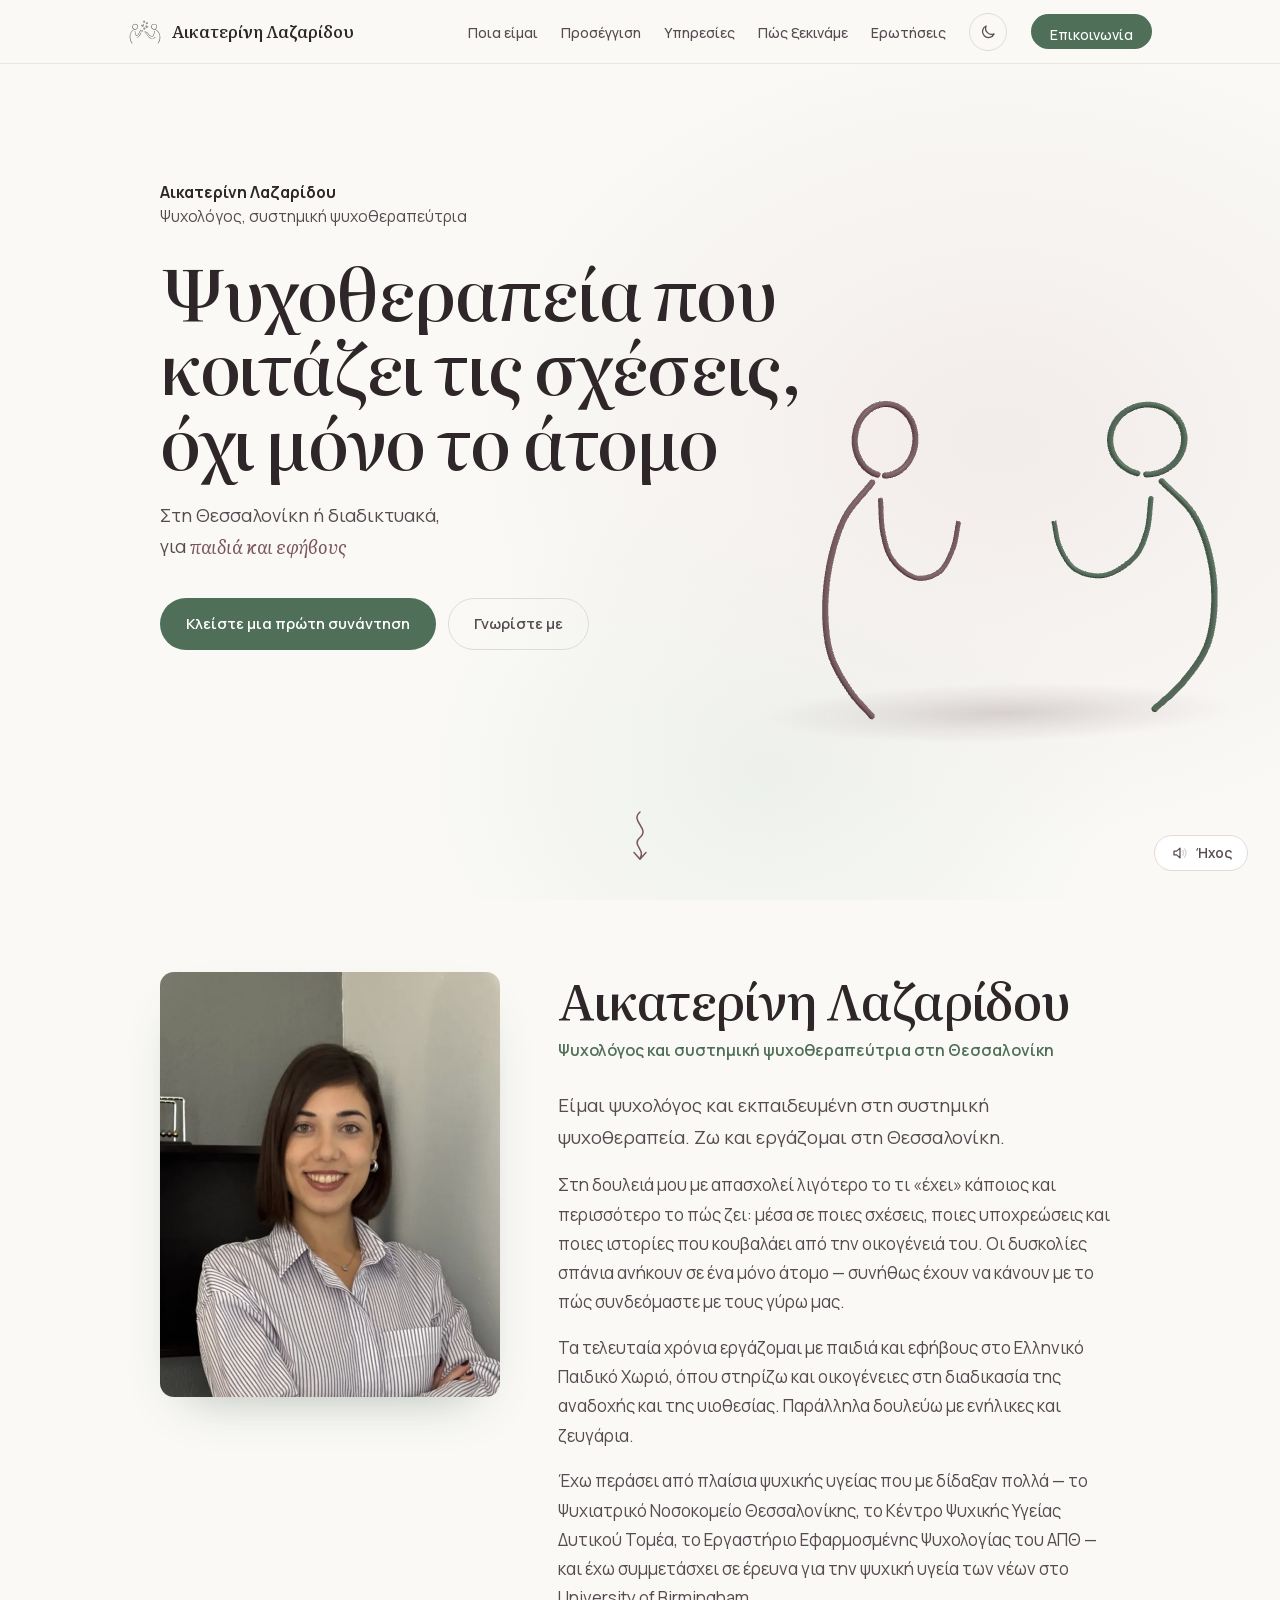
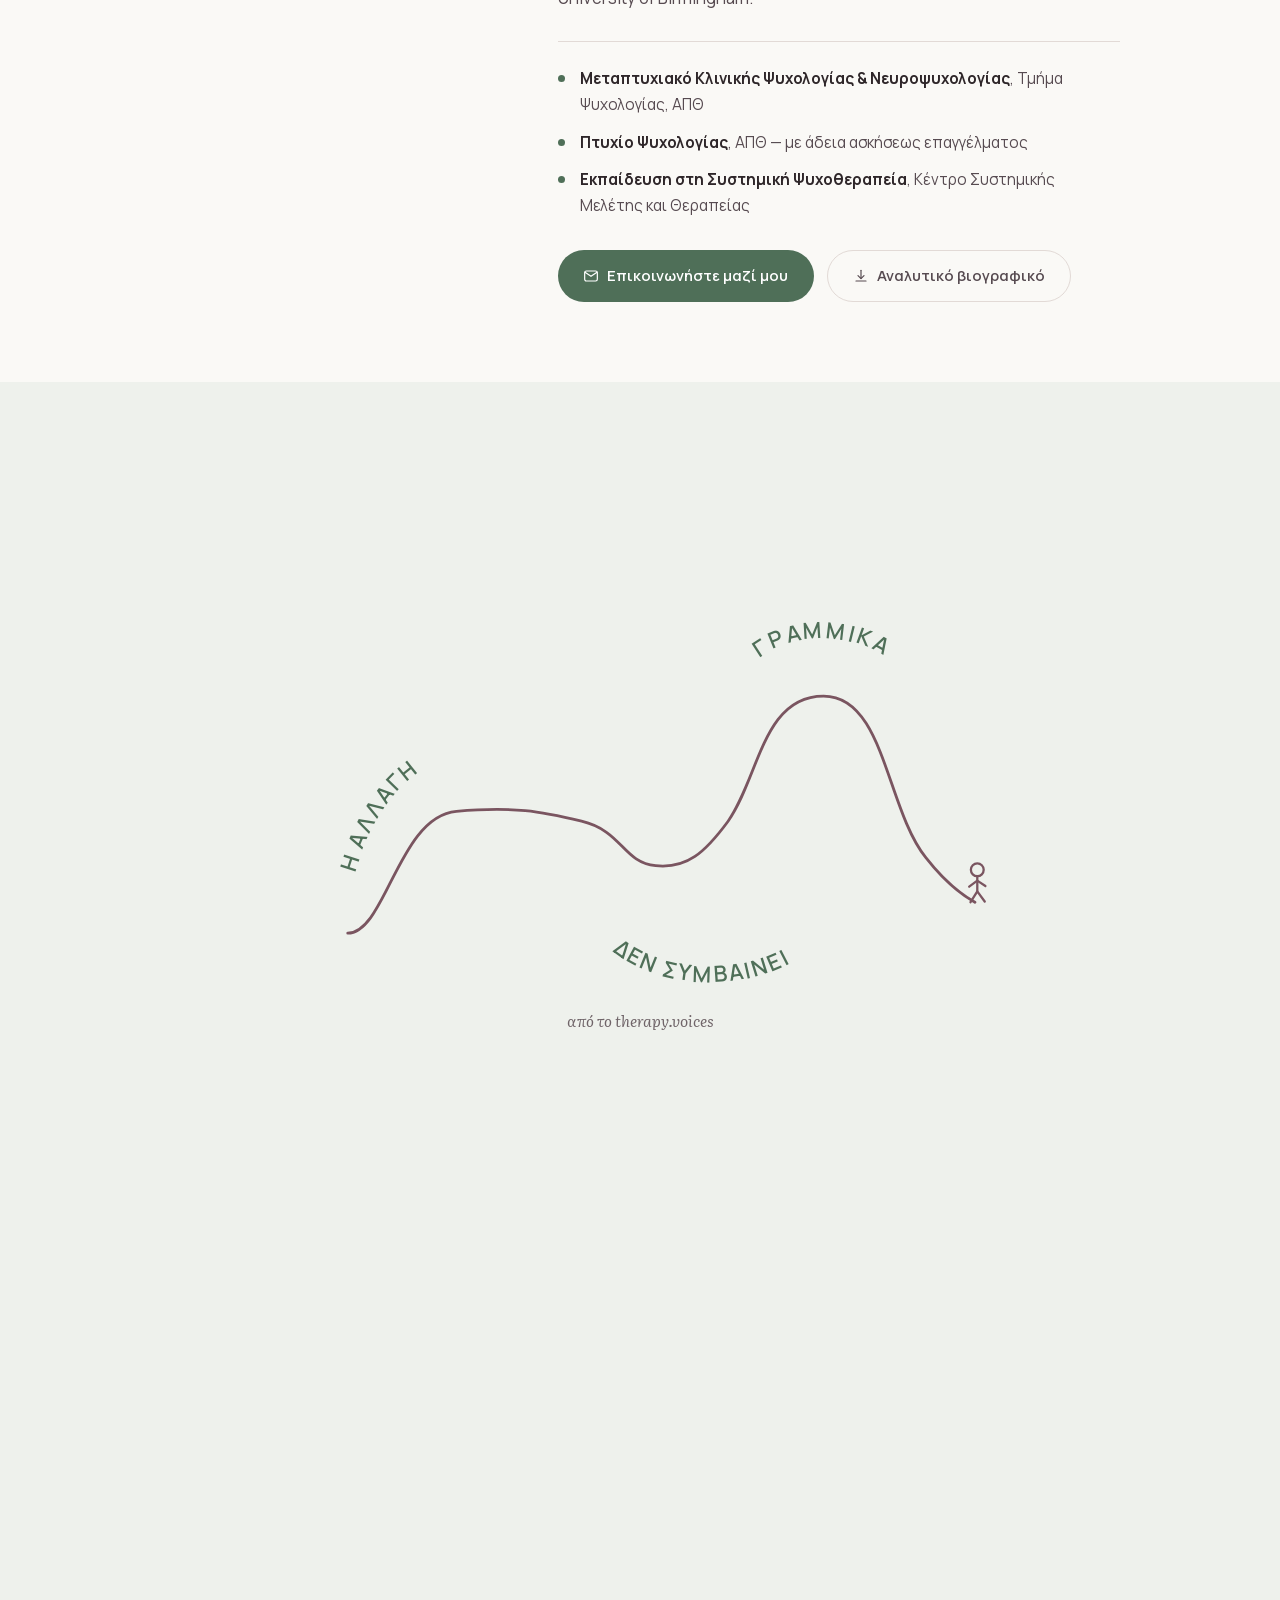
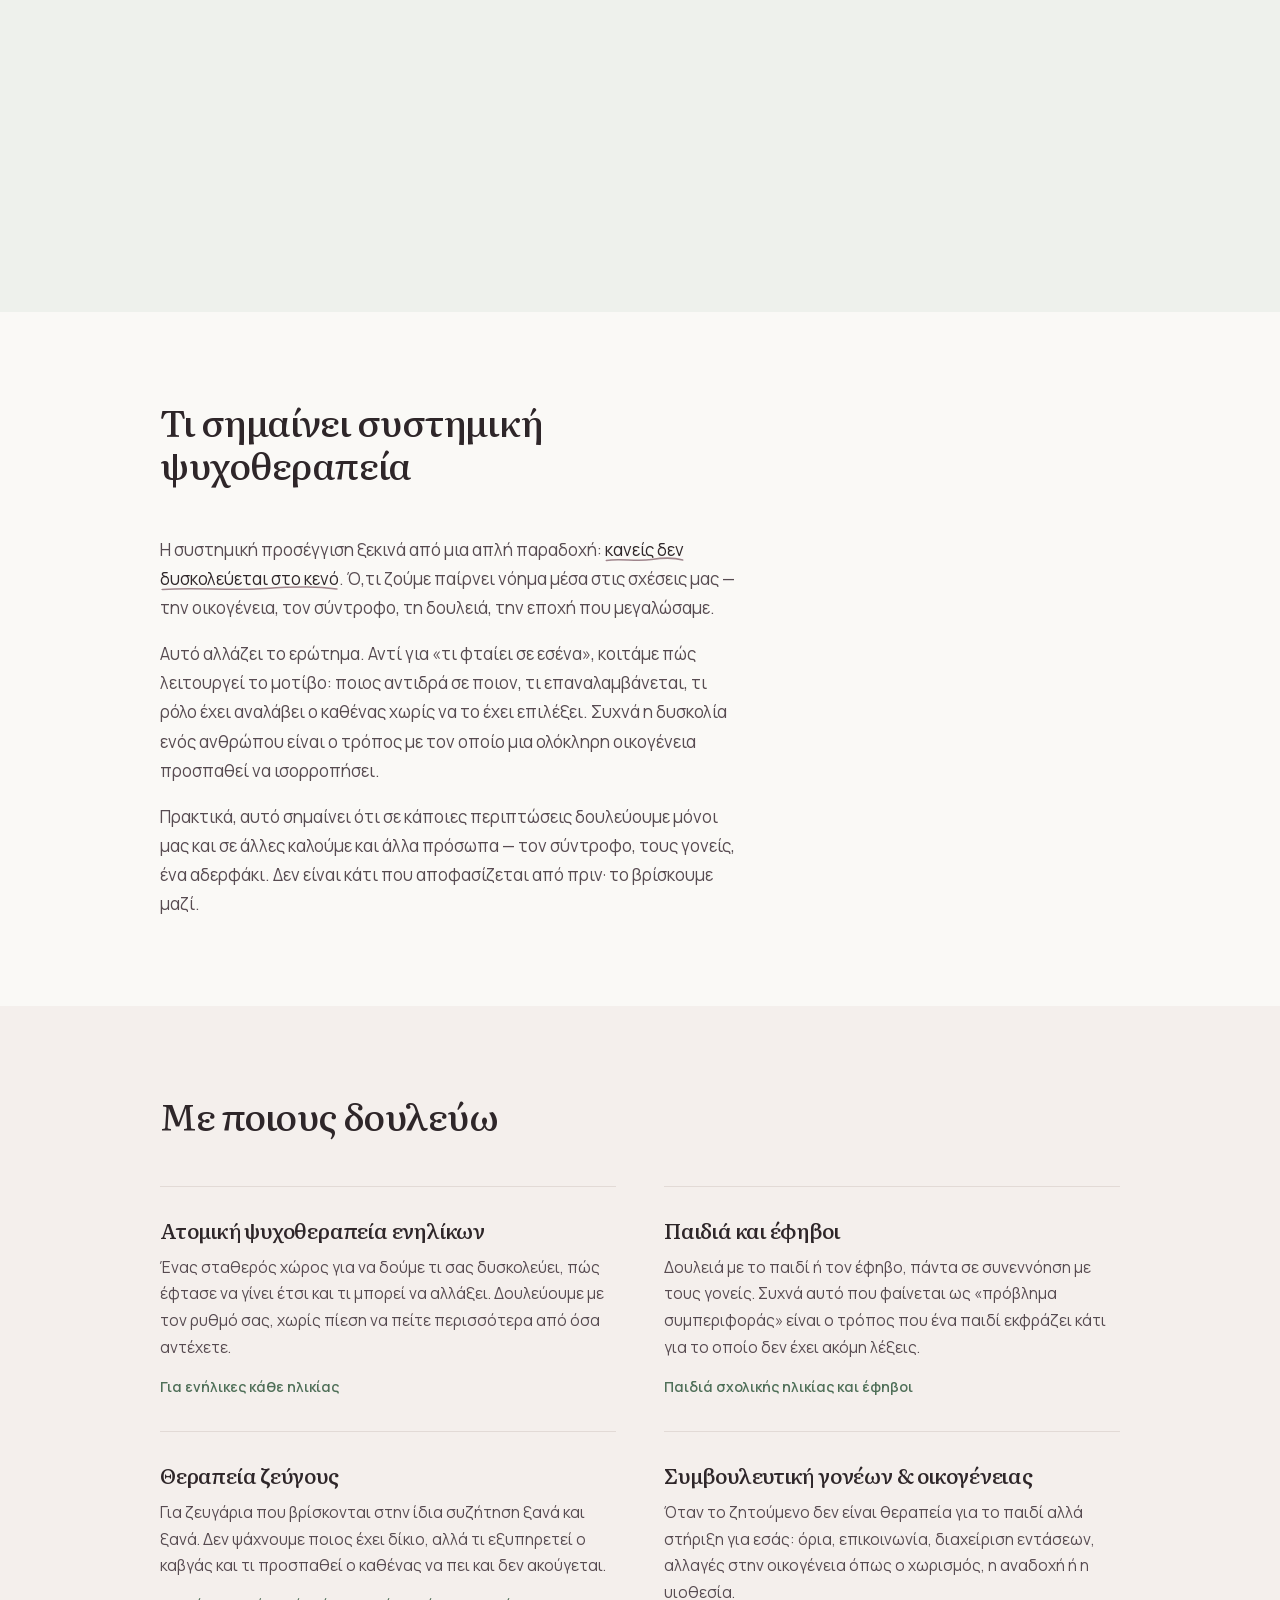
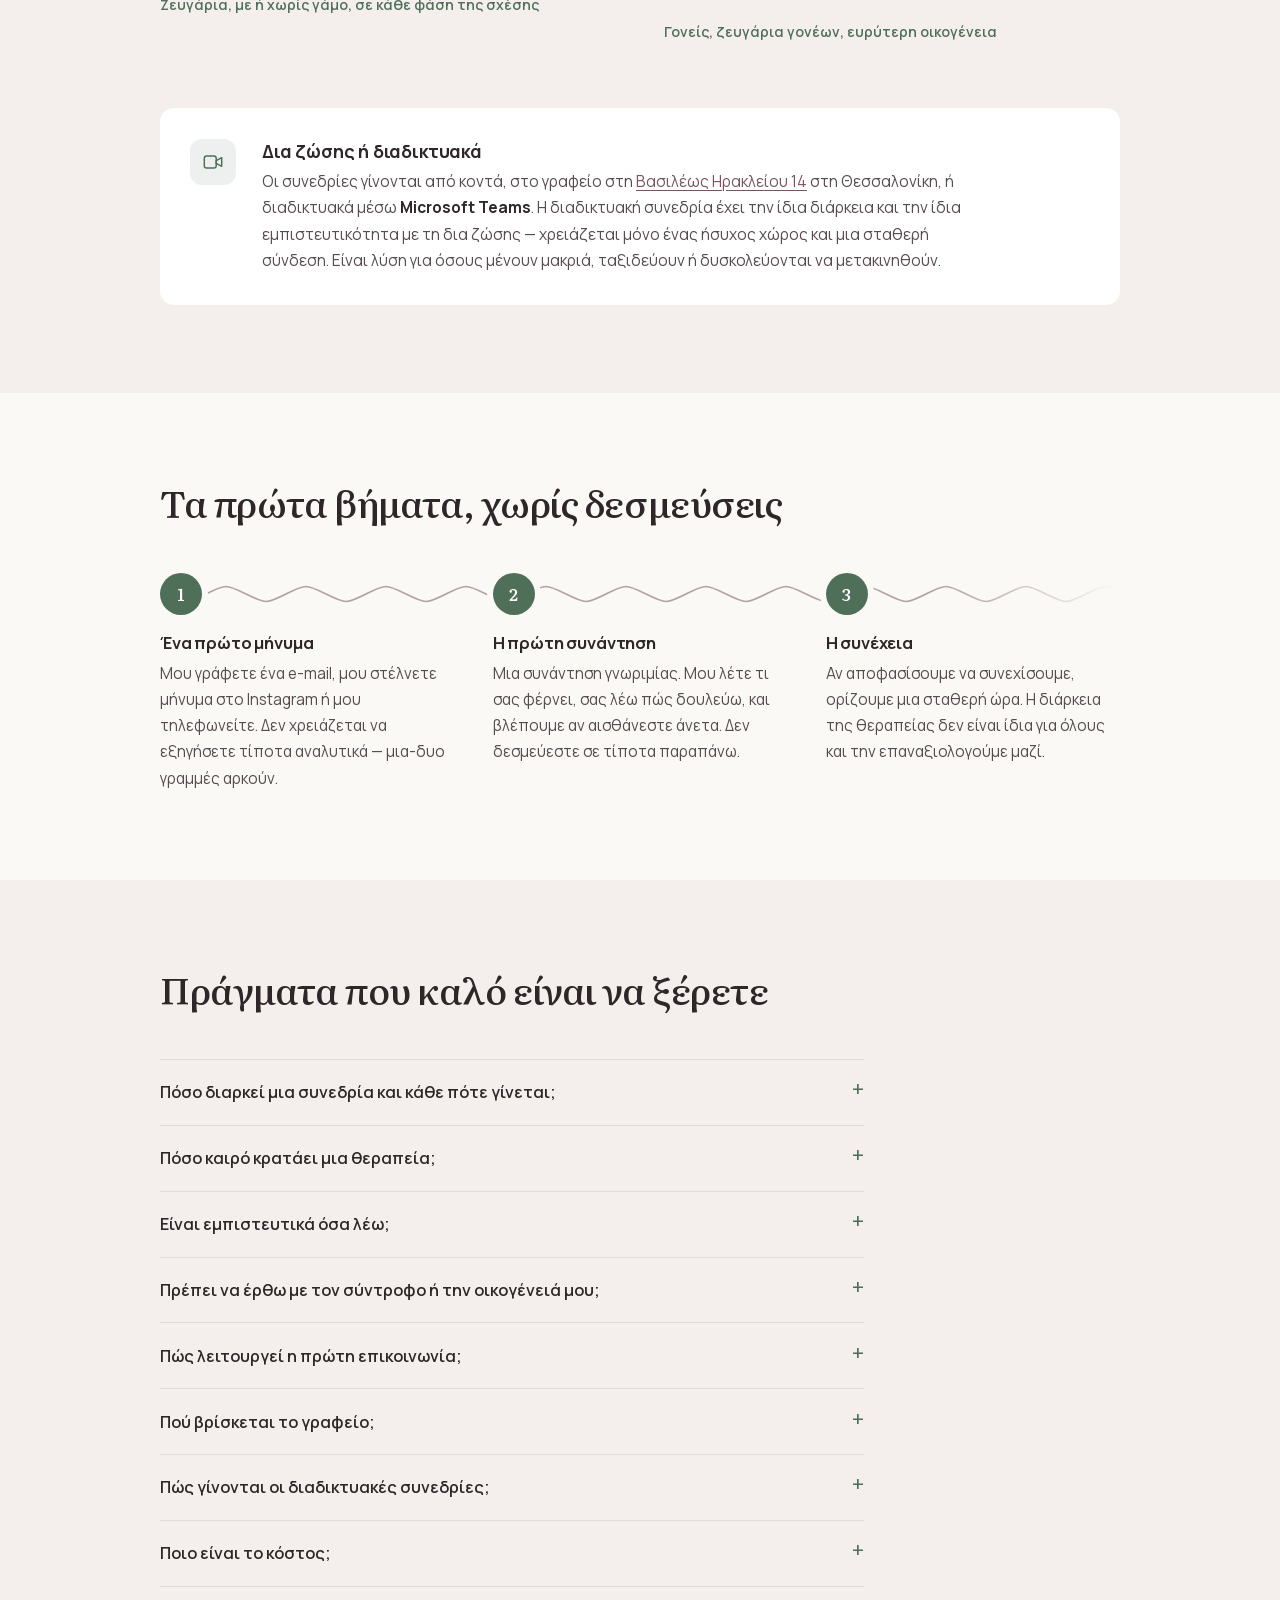
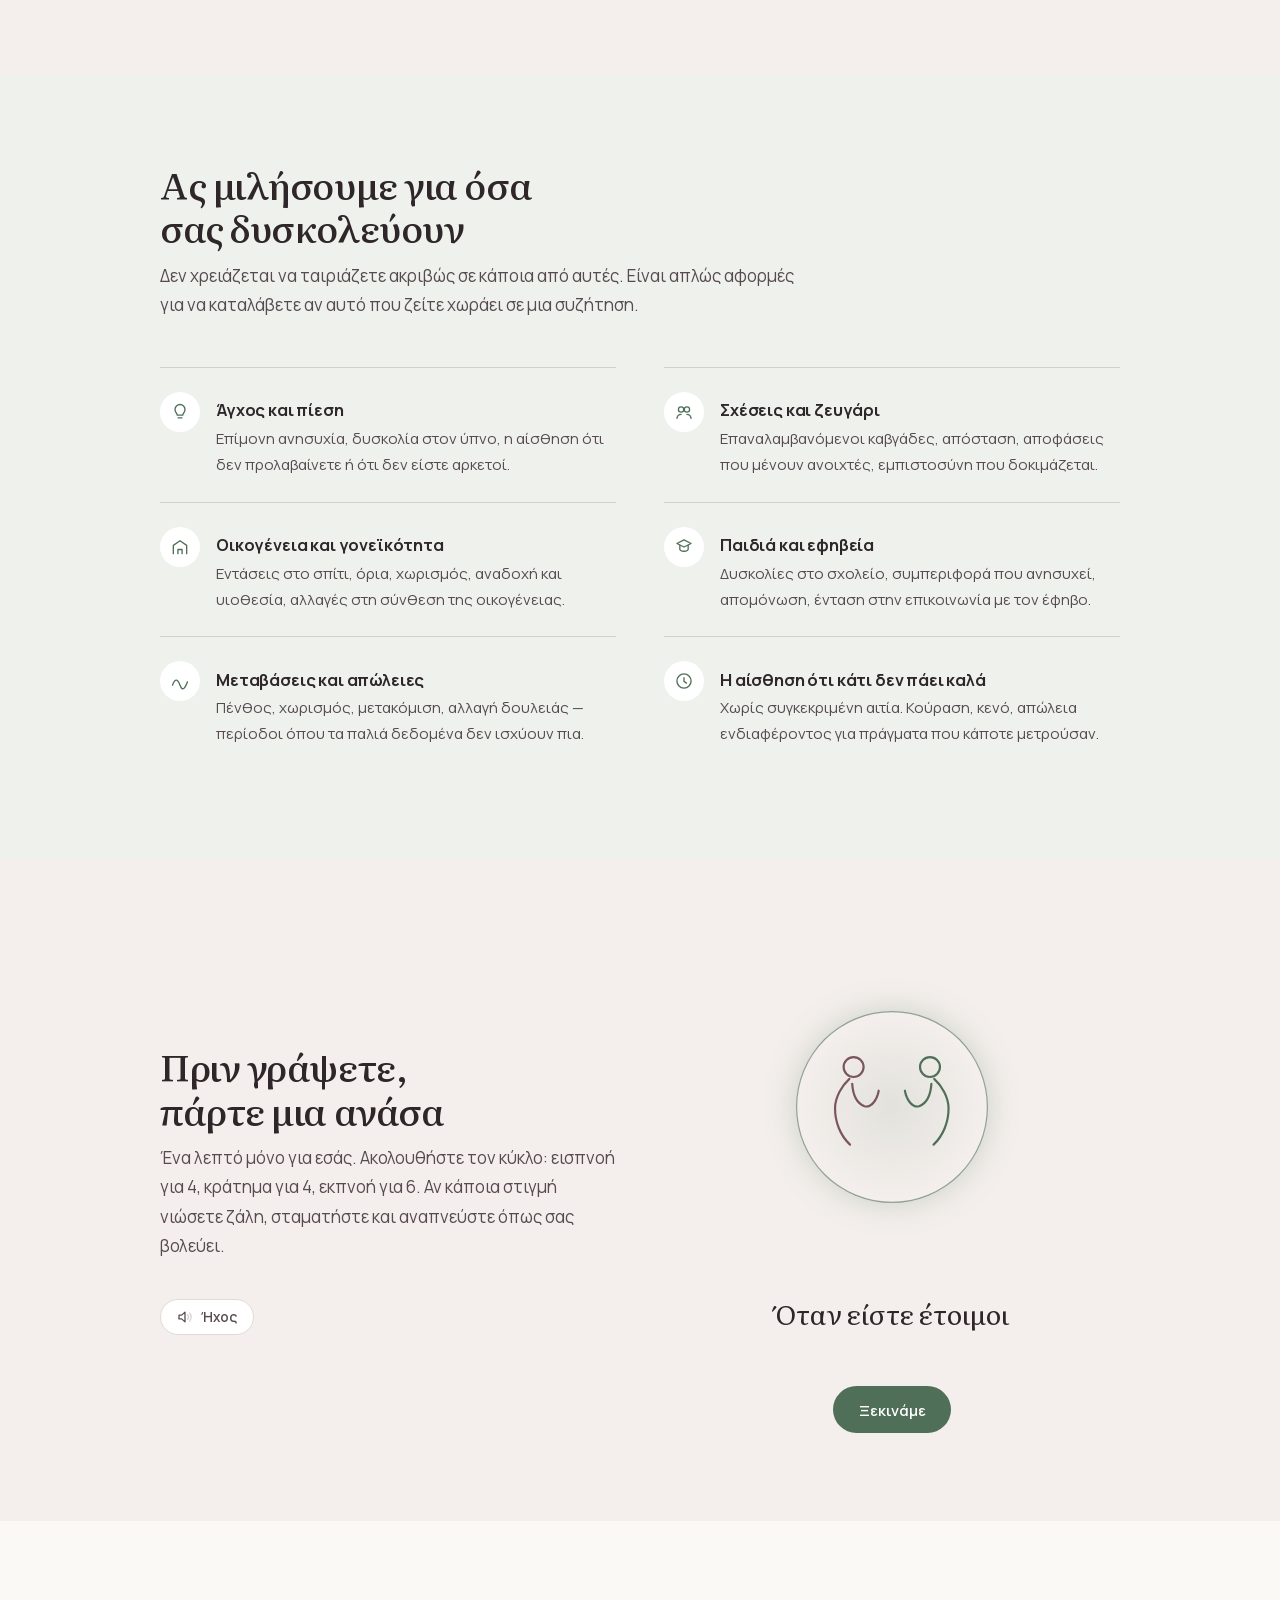
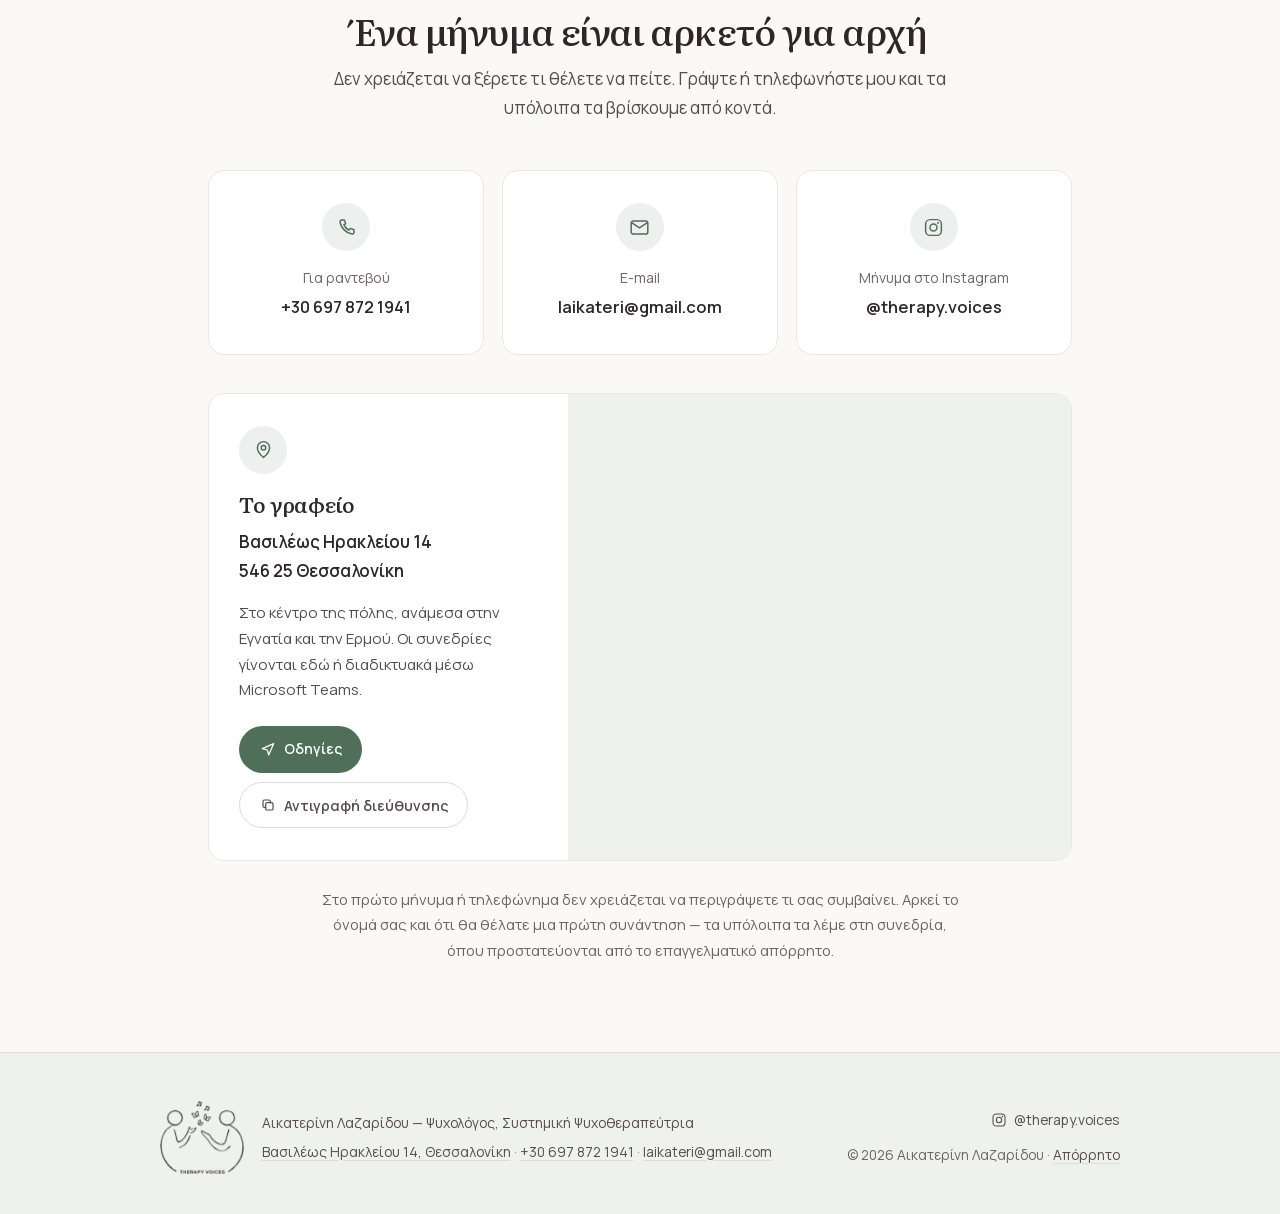
<file: index.html>
<!DOCTYPE html>
<html lang="el">
<head>
<meta charset="UTF-8">
<meta name="viewport" content="width=device-width, initial-scale=1.0">
<title>Αικατερίνη Λαζαρίδου — Ψυχολόγος, Συστημική Ψυχοθεραπεύτρια | Θεσσαλονίκη</title>
<meta name="description" content="Αικατερίνη Λαζαρίδου, ψυχολόγος και συστημική ψυχοθεραπεύτρια στη Θεσσαλονίκη. Ατομική ψυχοθεραπεία ενηλίκων, παιδιά και έφηβοι, θεραπεία ζεύγους, συμβουλευτική γονέων. Δια ζώσης ή διαδικτυακά.">
<meta name="author" content="Αικατερίνη Λαζαρίδου">

<link rel="icon" href="./favicon.ico" sizes="32x32">
<link rel="icon" href="./favicon.png" type="image/png" sizes="64x64">
<link rel="apple-touch-icon" href="./apple-touch-icon.png">
<meta name="theme-color" content="#FAF9F6">
<link rel="canonical" href="https://laikateri.github.io/">

<!-- ΚΡΑΤΗΣΗ ΡΑΝΤΕΒΟΥ: βάλε εδώ το link του Cal.com (π.χ. https://cal.com/katerina-lazaridou)
     και εμφανίζεται μόνο του το κουμπί «Κλείστε ραντεβού online». Άδειο = κρυμμένο. -->
<meta name="booking-url" content="">

<!-- Οι κοινωνικές προεπισκοπήσεις θέλουν απόλυτα URL -->
<meta property="og:type" content="profile">
<meta property="og:locale" content="el_GR">
<meta property="og:url" content="https://laikateri.github.io/">
<meta property="og:site_name" content="Αικατερίνη Λαζαρίδου">
<meta property="og:title" content="Αικατερίνη Λαζαρίδου — Ψυχολόγος, Συστημική Ψυχοθεραπεύτρια">
<meta property="og:description" content="Ψυχολόγος και συστημική ψυχοθεραπεύτρια στη Θεσσαλονίκη. Ενήλικες, παιδιά και έφηβοι, ζευγάρια, γονείς.">
<meta property="og:image" content="https://laikateri.github.io/katerina.jpg">
<meta property="og:image:alt" content="Αικατερίνη Λαζαρίδου">
<meta name="twitter:card" content="summary">

<!-- Γραμματοσειρές και three.js από το ίδιο το site: καμία επαφή με τρίτους κατά τη φόρτωση -->
<style>
/* Γραμματοσειρές μέσα στη σελίδα (όχι ξεχωριστό αρχείο): ένα αίτημα λιγότερο πριν ζωγραφιστεί.
   Literata και Manrope, SIL Open Font License, μόνο ελληνικά και λατινικά */
@font-face { font-family: 'Literata'; font-style: italic; font-weight: 400; font-display: swap;
  src: url(./fonts/literata-italic-greek.woff2) format('woff2');
  unicode-range: U+0370-0377, U+037A-037F, U+0384-038A, U+038C, U+038E-03A1, U+03A3-03FF; }
@font-face { font-family: 'Literata'; font-style: italic; font-weight: 400; font-display: swap;
  src: url(./fonts/literata-italic-latin.woff2) format('woff2');
  unicode-range: U+0000-00FF, U+0131, U+0152-0153, U+02BB-02BC, U+02C6, U+02DA, U+02DC, U+0304, U+0308, U+0329, U+2000-206F, U+20AC, U+2122, U+2191, U+2193, U+2212, U+2215, U+FEFF, U+FFFD; }
@font-face { font-family: 'Literata'; font-style: normal; font-weight: 400 600; font-display: swap;
  src: url(./fonts/literata-normal-greek.woff2) format('woff2');
  unicode-range: U+0370-0377, U+037A-037F, U+0384-038A, U+038C, U+038E-03A1, U+03A3-03FF; }
@font-face { font-family: 'Literata'; font-style: normal; font-weight: 400 600; font-display: swap;
  src: url(./fonts/literata-normal-latin.woff2) format('woff2');
  unicode-range: U+0000-00FF, U+0131, U+0152-0153, U+02BB-02BC, U+02C6, U+02DA, U+02DC, U+0304, U+0308, U+0329, U+2000-206F, U+20AC, U+2122, U+2191, U+2193, U+2212, U+2215, U+FEFF, U+FFFD; }
@font-face { font-family: 'Manrope'; font-style: normal; font-weight: 400 700; font-display: swap;
  src: url(./fonts/manrope-normal-greek.woff2) format('woff2');
  unicode-range: U+0370-0377, U+037A-037F, U+0384-038A, U+038C, U+038E-03A1, U+03A3-03FF; }
@font-face { font-family: 'Manrope'; font-style: normal; font-weight: 400 700; font-display: swap;
  src: url(./fonts/manrope-normal-latin.woff2) format('woff2');
  unicode-range: U+0000-00FF, U+0131, U+0152-0153, U+02BB-02BC, U+02C6, U+02DA, U+02DC, U+0304, U+0308, U+0329, U+2000-206F, U+20AC, U+2122, U+2191, U+2193, U+2212, U+2215, U+FEFF, U+FFFD; }
</style>
<link rel="preload" href="./fonts/literata-normal-greek.woff2" as="font" type="font/woff2" crossorigin>
<link rel="preload" href="./fonts/manrope-normal-greek.woff2" as="font" type="font/woff2" crossorigin>

<script type="application/ld+json">
{
  "@context": "https://schema.org",
  "@type": "Psychologist",
  "name": "Αικατερίνη Λαζαρίδου",
  "description": "Ψυχολόγος και συστημική ψυχοθεραπεύτρια στη Θεσσαλονίκη.",
  "areaServed": "Θεσσαλονίκη",
  "address": {
    "@type": "PostalAddress",
    "streetAddress": "Βασιλέως Ηρακλείου 14",
    "postalCode": "546 25",
    "addressLocality": "Θεσσαλονίκη",
    "addressCountry": "GR"
  },
  "geo": { "@type": "GeoCoordinates", "latitude": 40.63606, "longitude": 22.93923 },
  "hasMap": "https://www.google.com/maps/search/?api=1&query=Vasileos+Irakleiou+14,+Thessaloniki+546+25,+Greece",
  "email": "mailto:laikateri@gmail.com",
  "telephone": "+306978721941",
  "url": "https://laikateri.github.io/",
  "image": "https://laikateri.github.io/katerina.jpg",
  "sameAs": ["https://www.instagram.com/therapy.voices/"],
  "knowsLanguage": ["el", "en"]
}
</script>
<script>
(function () {
  var html = document.documentElement;
  if ('IntersectionObserver' in window) html.classList.add('js');
  // Μέρα ή νύχτα: η επιλογή του επισκέπτη, αλλιώς ό,τι λέει η συσκευή
  var mq = matchMedia('(prefers-color-scheme: dark)'), chosen = null;
  try { chosen = localStorage.getItem('tv-theme'); } catch (e) {}
  var apply = function (t) {
    html.setAttribute('data-theme', t);
    document.dispatchEvent(new CustomEvent('tv-theme', { detail: t }));
  };
  apply(chosen || (mq.matches ? 'dark' : 'light'));
  mq.addEventListener('change', function (e) {
    var c = null;
    try { c = localStorage.getItem('tv-theme'); } catch (err) {}
    if (!c) apply(e.matches ? 'dark' : 'light');
  });
  window.tvSetTheme = function (t) {
    try { localStorage.setItem('tv-theme', t); } catch (e) {}
    apply(t);
  };
  // Το λογότυπο σχεδιάζεται μόνο στην πρώτη επίσκεψη
  try {
    if (!matchMedia('(prefers-reduced-motion: reduce)').matches && !localStorage.getItem('tv-opened')) {
      html.classList.add('with-opening');
      localStorage.setItem('tv-opened', '1');
    }
  } catch (e) {}
})();
</script>
<style>
/* ============================================================
   Παλέτα — παστέλ από το therapy.voices, πράσινο για δράση,
   δαμασκηνί για τη γραμμή. Χαρτί σχεδόν λευκό.
   ============================================================ */
:root {
  --paper:      #FAF9F6;
  --band:       #F4EFEC;
  --sage-band:  #EEF1EC;
  --surface:    #FFFFFF;
  --ink:        #2E2629;
  --ink-2:      #574B51;
  --ink-3:      #6F6468;
  --plum:       #7A5560;
  --plum-deep:  #5D3F49;
  --sage:       #4F6F58;
  --sage-deep:  #3C5644;
  --sage-soft:  rgba(79, 111, 88, 0.10);
  --rule:       #E2DAD6;
  --rule-soft:  #ECE6E2;
  --on-sage:    #FFFFFF;
  --sage-rgb:   79, 111, 88;
  --glow-1:     #F2ECEA;
  --glow-2:     #EDF1EB;

  --serif: 'Literata', Georgia, 'Times New Roman', serif;
  --sans:  'Manrope', -apple-system, BlinkMacSystemFont, 'Helvetica Neue',
           'Segoe UI', system-ui, Arial, sans-serif;
  --nav-h: 64px;
  --measure: 36rem;
  color-scheme: light dark;
}

/* Νυχτερινή έκδοση: ακολουθεί τη συσκευή, εκτός αν ο επισκέπτης διαλέξει με το κουμπί.
   Το data-theme το βάζει το script στην αρχή της σελίδας, πριν ζωγραφιστεί οτιδήποτε */
:root[data-theme="light"] { color-scheme: light; }
:root[data-theme="dark"] {
  color-scheme: dark;
  --paper:      #1B1719;
  --band:       #241F21;
  --sage-band:  #1E2420;
  --surface:    #292326;
  --ink:        #F2ECEA;
  --ink-2:      #D3C8CC;
  --ink-3:      #A99DA2;
  --plum:       #D4A5B1;
  --plum-deep:  #E6C3CC;
  --sage:       #93B99E;
  --sage-deep:  #A9CBB2;
  --sage-soft:  rgba(147, 185, 158, 0.14);
  --rule:       #3A3235;
  --rule-soft:  #322B2E;
  --on-sage:    #13201A;
  --sage-rgb:   147, 185, 158;
  --glow-1:     #2A2226;
  --glow-2:     #1F2722;
}
[data-theme="dark"] .nav-brand img, [data-theme="dark"] .foot-brand img { filter: invert(1) hue-rotate(180deg); mix-blend-mode: screen !important; }
[data-theme="dark"] .visit-map iframe { filter: invert(.9) hue-rotate(180deg) saturate(.5) brightness(.95) !important; }
[data-theme="dark"] .portrait { box-shadow: 0 22px 50px -28px rgba(0, 0, 0, .8); }
[data-theme="dark"] .steps::before { filter: invert(1) hue-rotate(180deg) brightness(1.2); }

*, *::before, *::after { box-sizing: border-box; }
html { scroll-behavior: smooth; scroll-padding-top: calc(var(--nav-h) + 18px); }

body {
  margin: 0;
  background: var(--paper);
  color: var(--ink-2);
  font-family: var(--sans);
  font-size: 1.06rem;
  line-height: 1.72;
  font-weight: 400;
  -webkit-font-smoothing: antialiased;
}

a { color: var(--plum); text-underline-offset: .18em; }
a:hover { color: var(--plum-deep); }
::selection { background: var(--sage-soft); color: var(--ink); }
:focus-visible { outline: 2px solid var(--sage); outline-offset: 3px; border-radius: 3px; }
img { max-width: 100%; height: auto; display: block; }

.skip {
  position: absolute; top: -60px; left: 14px; z-index: 200;
  background: var(--sage); color: var(--on-sage); padding: 10px 18px;
  border-radius: 0 0 6px 6px; text-decoration: none; font-size: .9rem;
  transition: top .2s;
}
.skip:focus { top: 0; }
.sr-only {
  position: absolute; width: 1px; height: 1px; overflow: hidden;
  clip: rect(0 0 0 0); white-space: nowrap;
}

.wrap { max-width: 64rem; margin: 0 auto; padding: 0 2rem; }

/* ============================================================
   Nav — μάρκα αριστερά, σύνδεσμοι στο κέντρο
   ============================================================ */
.nav {
  position: sticky; top: 0; z-index: 50; height: var(--nav-h);
  background: color-mix(in srgb, var(--paper) 92%, transparent);
  backdrop-filter: blur(12px); -webkit-backdrop-filter: blur(12px);
  border-bottom: 1px solid var(--rule-soft);
}
.nav-in {
  max-width: 68rem; height: 100%; margin: 0 auto; padding: 0 2rem;
  display: grid; grid-template-columns: auto 1fr; align-items: center; gap: 2.5rem;
}
.nav-brand {
  display: flex; align-items: center; gap: .6rem; text-decoration: none;
  font-family: var(--serif); font-size: 1.04rem; font-weight: 500;
  color: var(--ink); white-space: nowrap;
}
.nav-brand img { width: 34px; height: 34px; flex: none; }
.nav-links {
  grid-column: 2; justify-self: end;
  display: flex; align-items: center; gap: 1.45rem;
  list-style: none; margin: 0; padding: 0;
}
.nav-links a {
  font-size: .875rem; font-weight: 500; color: var(--ink-2);
  text-decoration: none; white-space: nowrap;
  padding-bottom: 2px; border-bottom: 1.5px solid transparent;
  transition: color .18s, border-color .18s;
}
.nav-links a:hover { color: var(--sage); border-bottom-color: var(--sage); }
.nav-cta {
  display: inline-block; background: var(--sage); color: var(--on-sage) !important;
  padding: .55rem 1.2rem; border-radius: 999px; font-size: .875rem; font-weight: 600;
  text-decoration: none; border: none !important;
  transition: background-color .2s;
}
.nav-cta:hover { background: var(--sage-deep); }
@media (max-width: 1000px) {
  .nav-in { gap: 1.2rem; }
  .nav-links {
    grid-column: 2; justify-self: end; gap: 1.05rem;
    max-width: 100%; overflow-x: auto; scrollbar-width: none;
    -webkit-overflow-scrolling: touch; padding: .2rem;
    -webkit-mask-image: linear-gradient(to right, transparent, #000 14px);
            mask-image: linear-gradient(to right, transparent, #000 14px);
  }
  .nav-links::-webkit-scrollbar { display: none; }
  .nav-links a { font-size: .83rem; }
  .nav-links li { flex: none; }
  .nav-cta { padding: .48rem 1rem; }
}

/* ============================================================
   Τυπογραφία — Literata για τίτλους, Manrope για κείμενο
   ============================================================ */
h1, h2, h3 { color: var(--ink); text-wrap: balance; }
h1, h2 {
  font-family: var(--serif); font-weight: 500; letter-spacing: -.012em;
  font-optical-sizing: auto;
}
h1 { font-size: clamp(2.4rem, 5.2vw, 3.4rem); line-height: 1.08; margin: 0 0 .7rem; }
h2 { font-size: clamp(1.75rem, 3.3vw, 2.3rem); line-height: 1.18; margin: 0 0 .5rem; }
h3 { font-size: 1.12rem; line-height: 1.35; margin: 0 0 .4rem; font-weight: 700; letter-spacing: -.01em; }

.lead { font-size: 1.16rem; color: var(--ink-2); max-width: var(--measure); }
p { margin: 0 0 1.05rem; }
p:last-child { margin-bottom: 0; }
.measure { max-width: var(--measure); }

section { padding: 5.5rem 0; }
.band { background: var(--band); }
.band-sage { background: var(--sage-band); }

.section-head { max-width: 40rem; margin-bottom: 3rem; }
.section-head p { color: var(--ink-2); margin-top: .7rem; }

/* ============================================================
   Hero / Ποια είμαι
   ============================================================ */
.hero { padding: 4.5rem 0 5rem; }
.hero-grid { display: grid; grid-template-columns: 340px 1fr; gap: 3.6rem; align-items: start; }
.portrait {
  border-radius: 14px; overflow: hidden;
  box-shadow: 0 22px 50px -28px rgba(60, 86, 68, .45);
}
.hero .role {
  font-size: 1rem; font-weight: 600;
  color: var(--sage); margin-bottom: 1.6rem;
}

.creds { list-style: none; margin: 1.8rem 0 0; padding: 1.5rem 0 0; border-top: 1px solid var(--rule); }
.creds li { position: relative; padding-left: 1.4rem; margin-bottom: .7rem; font-size: .95rem; color: var(--ink-2); }
.creds li:last-child { margin-bottom: 0; }
.creds li::before {
  content: ''; position: absolute; left: 0; top: .62em;
  width: 7px; height: 7px; border-radius: 50%; background: var(--sage);
}
.creds b { color: var(--ink); font-weight: 700; }

.btn-row { display: flex; flex-wrap: wrap; gap: .8rem; margin-top: 1.9rem; }
.btn {
  display: inline-flex; align-items: center; gap: .5rem; min-height: 46px;
  padding: .78rem 1.55rem; border-radius: 999px;
  font-family: var(--sans); font-size: .93rem; font-weight: 600;
  text-decoration: none; border: 1.5px solid transparent; cursor: pointer;
  transition: background-color .2s, border-color .2s, color .2s;
}
.btn-primary { background: var(--sage); color: var(--on-sage); }
.btn-primary:hover { background: var(--sage-deep); color: var(--on-sage); }
.btn-ghost { background: transparent; color: var(--ink-2); border-color: var(--rule); }
.btn-ghost:hover { border-color: var(--sage); color: var(--sage); background: var(--sage-soft); }
.btn svg { width: 16px; height: 16px; fill: none; stroke: currentColor; stroke-width: 1.8;
           stroke-linecap: round; stroke-linejoin: round; flex: none; }

.hero .about-name { font-size: clamp(2.2rem, 4.6vw, 3.1rem); line-height: 1.08; margin: 0 0 .7rem; }
.portrait { transition: transform .5s cubic-bezier(.2,.7,.2,1); transform-style: preserve-3d; will-change: transform; }

/* Το κουμπί του βιογραφικού: το βελάκι «πέφτει» στο δίσκο */
.btn-ghost:hover svg .arrow { animation: drop .7s cubic-bezier(.3,.7,.3,1); }
@keyframes drop {
  0% { transform: translateY(0); } 40% { transform: translateY(4px); opacity: 0; }
  41% { transform: translateY(-7px); opacity: 0; } 100% { transform: translateY(0); opacity: 1; }
}
.btn-primary:hover svg { animation: nudge .6s ease-in-out; }
@keyframes nudge { 50% { transform: translateX(3px) rotate(-6deg); } }

/* ============================================================
   Αρχή — δύο γραμμές που μπλέκονται, σε 3D
   ============================================================ */
.intro {
  position: relative; overflow: hidden; isolation: isolate;
  min-height: min(calc(100svh - var(--nav-h)), 860px);
  /* στοίχιση πάνω, όχι στο κέντρο: όταν φτάνουν οι γραμματοσειρές, το μπλοκ δεν μετακινείται */
  display: grid; align-items: start; padding: clamp(3.5rem, 13vh, 8.5rem) 0 7rem;
  background:
    radial-gradient(60% 70% at 78% 45%, var(--glow-1) 0%, transparent 70%),
    radial-gradient(40% 50% at 60% 85%, var(--glow-2) 0%, transparent 70%),
    var(--paper);
}
.threads {
  position: absolute; inset: 0; width: 100%; height: 100%; z-index: -1;
  opacity: 0; transition: opacity 1.2s ease;
  -webkit-mask-image: linear-gradient(to right, transparent 38%, #000 62%);
          mask-image: linear-gradient(to right, transparent 38%, #000 62%);
}
.intro.has-3d .threads { opacity: 1; }
.intro-in { width: 100%; }
.intro-who { font-size: .98rem; color: var(--ink-2); margin-bottom: 1.6rem; line-height: 1.5; }
.intro-who b { color: var(--ink); font-weight: 700; }
.intro-title {
  font-size: clamp(2.5rem, 5.6vw, 4.4rem); line-height: 1.06; letter-spacing: -.02em;
  max-width: 15ch; margin: 0 0 1.4rem;
}
.intro-sub { font-size: 1.14rem; max-width: 30rem; }

/* Word Rotate: η λέξη στο τέλος της γραμμής αλλάζει ήρεμα, οπότε δεν σπρώχνει τίποτα */
.rotate-line { white-space: nowrap; }
.rotate { display: inline-grid; vertical-align: bottom; overflow: hidden; padding: 0 .1em .12em; margin: 0 -.1em -.12em; }
.rotate > span {
  grid-area: 1 / 1; font-family: var(--serif); font-style: italic; color: var(--plum);
  opacity: 0; transform: translateY(70%); filter: blur(4px);
  transition: opacity .55s ease, transform .55s cubic-bezier(.2,.7,.2,1), filter .55s ease;
}
.rotate > span.on { opacity: 1; transform: none; filter: none; }
.rotate > span.off { transform: translateY(-70%); }

/* Highlighter: υπογράμμιση με το χέρι, που σχεδιάζεται όταν φανεί η φράση */
.mark {
  --stroke: url("data:image/svg+xml,%3Csvg xmlns='http://www.w3.org/2000/svg' viewBox='0 0 200 14' preserveAspectRatio='none'%3E%3Cpath d='M3 9 C 40 4 78 12 118 7 S 178 4 197 8' fill='none' stroke='%237A5560' stroke-width='3.2' stroke-linecap='round' opacity='.7'/%3E%3C/svg%3E");
  background: var(--stroke) left bottom / 0% .42em no-repeat;
  -webkit-box-decoration-break: clone; box-decoration-break: clone;
  padding-bottom: .12em; color: var(--ink);
  transition: background-size 1.1s cubic-bezier(.6,.05,.35,1) .2s;
}
.mark.drawn { background-size: 100% .42em; }
[data-theme="dark"] .mark {
  --stroke: url("data:image/svg+xml,%3Csvg xmlns='http://www.w3.org/2000/svg' viewBox='0 0 200 14' preserveAspectRatio='none'%3E%3Cpath d='M3 9 C 40 4 78 12 118 7 S 178 4 197 8' fill='none' stroke='%23D4A5B1' stroke-width='3.2' stroke-linecap='round' opacity='.75'/%3E%3C/svg%3E");
}
.intro-actions { margin-top: 2.2rem; }

/* Ο τίτλος ανεβαίνει λέξη-λέξη: η μία στιγμή κίνησης κατά το άνοιγμα */
.intro-title .w { display: inline-block; overflow: hidden; vertical-align: top;
                  padding-bottom: .1em; margin-bottom: -.1em; }
.intro-title .w > span { display: inline-block; }
.js .intro-title .w > span {
  transform: translateY(108%);
  animation: rise 1s cubic-bezier(.2,.75,.2,1) forwards;
  animation-delay: calc(var(--i) * 65ms + .15s + var(--open, 0s));
}
@keyframes rise { to { transform: none; } }
.js .intro-who, .js .intro-sub, .js .intro-actions, .js .scroll-cue {
  opacity: 0; animation: fade .9s ease-out forwards;
}
.js .intro-who { animation-delay: calc(.05s + var(--open, 0s)); }
.js .intro-sub { animation-delay: calc(.75s + var(--open, 0s)); }
.js .intro-actions { animation-delay: calc(.9s + var(--open, 0s)); }
.js .scroll-cue { animation-delay: calc(1.5s + var(--open, 0s)); }
@keyframes fade { from { opacity: 0; transform: translateY(8px); } to { opacity: 1; transform: none; } }

/* Βελάκι κύλισης: κυματιστή γραμμή που ξανασχεδιάζεται */
.scroll-cue {
  position: absolute; left: 50%; bottom: 1.6rem; width: 44px; height: 76px;
  margin-left: -22px; display: grid; place-items: center; color: var(--plum);
}
.scroll-cue svg { width: 30px; height: 56px; fill: none; stroke: currentColor;
                  stroke-width: 2; stroke-linecap: round; stroke-linejoin: round; overflow: visible; }
.scroll-cue .cue-line { stroke-dasharray: 1; animation: cue-draw 2.8s cubic-bezier(.6,0,.3,1) infinite; }
.scroll-cue .cue-head { animation: cue-head 2.8s cubic-bezier(.6,0,.3,1) infinite; }
.scroll-cue:hover { color: var(--sage); }
@keyframes cue-draw {
  0% { stroke-dashoffset: 1; } 55% { stroke-dashoffset: 0; }
  80% { stroke-dashoffset: 0; opacity: 1; } 100% { stroke-dashoffset: 0; opacity: 0; }
}
@keyframes cue-head {
  0%, 45% { opacity: 0; transform: translateY(-6px); }
  60% { opacity: 1; transform: none; } 80% { opacity: 1; } 100% { opacity: 0; transform: translateY(4px); }
}

@media (max-width: 900px) {
  .intro { min-height: auto; padding: 0 0 6rem; align-items: start; }
  .threads {
    position: relative; inset: auto; height: 340px; margin-bottom: -1.5rem;
    -webkit-mask-image: linear-gradient(to bottom, #000 60%, transparent);
            mask-image: linear-gradient(to bottom, #000 60%, transparent);
  }
  .intro-title { font-size: clamp(2.2rem, 9vw, 3rem); }
  .scroll-cue { display: none; }
}

/* ============================================================
   Η εικόνα της αλλαγής — η γραμμή σχεδιάζεται μία φορά
   ============================================================ */
.change { padding: 4.5rem 0 4rem; }
.change-wrap { max-width: 50rem; margin: 0 auto; }
.change-art { width: 100%; height: auto; display: block; overflow: visible; }
.change-art > g[stroke] { stroke: var(--plum); }
.change-art > g[font-family] { fill: var(--sage); }
.change-cap {
  text-align: center; font-family: var(--serif); font-style: italic;
  font-size: .95rem; color: var(--ink-3); margin-top: 1.2rem;
}
.js .change-art .line {
  stroke-dasharray: 1; stroke-dashoffset: 1;
}
.js .change-art .figure,
.js .change-art .words { opacity: 0; }
/* Ιστορία με το scroll: ψηλή ενότητα, το σχέδιο μένει στη μέση της οθόνης */
.change.scrolly { height: 170vh; padding: 0; }
.change.scrolly .change-sticky {
  position: sticky; top: var(--nav-h); height: calc(100vh - var(--nav-h));
  display: grid; align-content: center;
}
.change.scrolly .change-wrap { width: 100%; }
.change.scrolly .words { transition: opacity .6s ease; }
.change.scrolly .figure { transition: opacity .3s ease; }
.change-art.drawn .line {
  transition: stroke-dashoffset 2.6s cubic-bezier(.45,.05,.35,1);
  stroke-dashoffset: 0;
}
.change-art.drawn .figure,
.change-art.drawn .words { opacity: 1; transition: opacity .9s ease-out; }
.change-art.drawn .f1 { transition-delay: .1s; }
.change-art.drawn .f2 { transition-delay: 1.3s; }
.change-art.drawn .w1 { transition-delay: .5s; }
.change-art.drawn .w2 { transition-delay: 1.4s; }
.change-art.drawn .w3 { transition-delay: 2.1s; }

/* ============================================================
   Υπηρεσίες — τέσσερις ισότιμες, όχι σειρά
   ============================================================ */
.services { display: grid; grid-template-columns: 1fr 1fr; gap: 0 3rem; }
.service { padding: 1.8rem 0 2rem; border-top: 1px solid var(--rule); }
.service h3 {
  font-family: var(--serif); font-weight: 500; font-size: 1.32rem;
  letter-spacing: -.01em; margin-bottom: .6rem;
}
.service p { font-size: .97rem; margin: 0; }
.service .who {
  display: block; margin-top: .9rem; font-size: .88rem; color: var(--sage); font-weight: 600;
}

/* Δια ζώσης / διαδικτυακά */
.online {
  display: flex; gap: 1.6rem; align-items: flex-start; margin-top: 2rem;
  background: var(--surface); border-radius: 14px; padding: 1.9rem;
}
.online-ic {
  width: 46px; height: 46px; border-radius: 12px; flex: none;
  display: grid; place-items: center; background: var(--sage-soft);
}
.online-ic svg { width: 22px; height: 22px; fill: none; stroke: var(--sage);
                 stroke-width: 1.6; stroke-linecap: round; stroke-linejoin: round; }
.online h3 { margin-bottom: .4rem; }
.online p { font-size: .96rem; margin: 0; max-width: 44rem; }
.online b { color: var(--ink); font-weight: 700; }
@media (max-width: 700px) { .online { flex-direction: column; gap: 1rem; padding: 1.6rem; } }

/* ============================================================
   Βήματα — πραγματική σειρά, ενωμένη με την ίδια κυματιστή γραμμή
   ============================================================ */
.steps {
  display: grid; grid-template-columns: repeat(3, 1fr); gap: 2.4rem;
  counter-reset: s; position: relative;
}
.steps::before {
  content: ''; position: absolute; top: 9px; left: 46px; right: 0; height: 24px;
  background: url("data:image/svg+xml,%3Csvg xmlns='http://www.w3.org/2000/svg' width='80' height='24' viewBox='0 0 80 24'%3E%3Cpath d='M0 12 C 20 2 20 2 40 12 S 60 22 80 12' fill='none' stroke='%237A5560' stroke-width='1.6' stroke-linecap='round' opacity='.55'/%3E%3C/svg%3E") repeat-x left center;
  -webkit-mask-image: linear-gradient(to right, #000 80%, transparent);
          mask-image: linear-gradient(to right, #000 80%, transparent);
}
.step { counter-increment: s; position: relative; }
.step::before {
  content: counter(s); display: grid; place-items: center; position: relative;
  width: 42px; height: 42px; border-radius: 50%;
  background: var(--sage); color: var(--on-sage); box-shadow: 0 0 0 6px var(--paper);
  font-family: var(--serif); font-size: 1.1rem; font-weight: 500; margin-bottom: 1.1rem;
}
.step h3 { font-size: 1.04rem; }
.step p { font-size: .95rem; margin: 0; }

/* ============================================================
   Accordion
   ============================================================ */
.faq-list { max-width: 44rem; }
details { border-bottom: 1px solid var(--rule); }
details:first-of-type { border-top: 1px solid var(--rule); }
summary {
  cursor: pointer; list-style: none; display: flex; align-items: flex-start;
  justify-content: space-between; gap: 1.5rem; padding: 1.15rem 0;
  font-size: 1.02rem; font-weight: 600; color: var(--ink);
  transition: color .18s;
}
summary:hover { color: var(--sage-deep); }
summary::-webkit-details-marker { display: none; }
summary::after {
  content: '+'; flex: none; font-size: 1.35rem; line-height: 1; color: var(--sage);
  transition: transform .25s; font-weight: 400;
}
details[open] summary::after { transform: rotate(45deg); }
details > div { padding-bottom: 1.2rem; max-width: var(--measure); font-size: .97rem; }
details > div p { margin-bottom: .8rem; }
details b { color: var(--ink); font-weight: 700; }

/* ============================================================
   Δυσκολίες — ήσυχη λίστα, όχι κάρτες
   ============================================================ */
.topics {
  list-style: none; margin: 0; padding: 0;
  display: grid; grid-template-columns: 1fr 1fr; gap: 0 3rem;
}
.topics li {
  display: grid; grid-template-columns: 40px 1fr; gap: 0 1rem;
  padding: 1.5rem 0; border-top: 1px solid color-mix(in srgb, var(--sage) 22%, transparent);
}
.topics .ic {
  width: 40px; height: 40px; border-radius: 50%;
  display: grid; place-items: center; background: var(--surface);
}
.topics .ic svg { width: 20px; height: 20px; fill: none; stroke: var(--sage);
                  stroke-width: 1.6; stroke-linecap: round; stroke-linejoin: round; }
.topics h3 { font-size: 1.02rem; margin: .45rem 0 .3rem; }
.topics p { font-size: .94rem; color: var(--ink-2); margin: 0; }

/* ============================================================
   Επικοινωνία
   ============================================================ */
.contact-head { text-align: center; margin-left: auto; margin-right: auto; }
.ways { display: grid; grid-template-columns: repeat(3, 1fr); gap: 1.1rem; max-width: 54rem; margin: 0 auto; }
.way {
  display: block; text-align: center; text-decoration: none;
  background: var(--surface); border: 1px solid var(--rule-soft);
  border-radius: 16px; padding: 2rem 1.4rem;
  transition: border-color .2s, box-shadow .2s;
}
.way:hover {
  border-color: var(--sage);
  box-shadow: 0 16px 36px -24px rgba(60, 86, 68, .5);
}
.way-ic {
  width: 48px; height: 48px; border-radius: 50%; margin: 0 auto .9rem;
  display: grid; place-items: center; background: var(--sage-soft);
}
.way-ic svg { width: 21px; height: 21px; fill: none; stroke: var(--sage);
              stroke-width: 1.7; stroke-linecap: round; stroke-linejoin: round; }
.way-k { display: block; font-size: .88rem; color: var(--ink-3); margin-bottom: .2rem; }
.way-v { display: block; font-size: 1.04rem; color: var(--ink); font-weight: 600; word-break: break-word; }
.way:hover .way-v { color: var(--sage-deep); }

.place-line {
  display: flex; align-items: center; justify-content: center; gap: .6rem;
  margin: 2.2rem auto 0; font-size: .96rem; color: var(--ink-2); text-align: center;
}
.place-line svg { width: 19px; height: 19px; flex: none; fill: none; stroke: var(--sage);
                  stroke-width: 1.6; stroke-linecap: round; stroke-linejoin: round; }
.place-line b { color: var(--ink); font-weight: 700; }

/* ============================================================
   Άνοιγμα — μόνο στην πρώτη επίσκεψη
   ============================================================ */
.opening { display: none; }
/* σύντομο: όσο κρατά, η σελίδα είναι κρυμμένη (και το Lighthouse το μετρά) */
html.with-opening { --open: .85s; }
html.with-opening .opening {
  display: grid; place-items: center; position: fixed; inset: 0; z-index: 300;
  background: var(--paper); cursor: pointer;
  animation: opening-out .45s ease .95s forwards;
}
.opening-in { display: grid; justify-items: center; gap: 1rem; }
.opening svg { width: min(200px, 46vw); height: auto; stroke-dasharray: 1; stroke-dashoffset: 1;
               animation: opening-draw .8s cubic-bezier(.6,.05,.35,1) .05s forwards; }
.opening span { font-family: var(--serif); font-style: italic; color: var(--ink-3); font-size: 1.05rem;
                opacity: 0; animation: fade .45s ease .45s forwards; }
html.opening-done .opening { display: none; }
@keyframes opening-draw { to { stroke-dashoffset: 0; } }
@keyframes opening-out { to { opacity: 0; visibility: hidden; } }

/* ============================================================
   Μια ανάσα — άσκηση αναπνοής 4·4·6
   ============================================================ */
.breathe-in { display: grid; grid-template-columns: 1fr 1fr; gap: 3rem; align-items: center; }
.breathe .section-head { margin-bottom: 0; }
.breath { text-align: center; }
.breath-stage { position: relative; width: min(320px, 78vw); aspect-ratio: 1; margin: 0 auto 1.4rem; }
.breath-ring {
  position: absolute; inset: 0; border-radius: 50%;
  border: 2px solid color-mix(in srgb, var(--sage) 60%, transparent);
  background: radial-gradient(circle, var(--sage-soft) 0%, transparent 70%);
  box-shadow: 0 0 60px -10px rgba(var(--sage-rgb), .35);
  transform: scale(.6);
  transition-property: transform; transition-timing-function: cubic-bezier(.45,.05,.55,.95);
}
.breath-pair { position: absolute; left: 31%; top: 33%; width: 38%; height: auto;
               transition-property: transform; transition-timing-function: cubic-bezier(.45,.05,.55,.95); }
.breath-cue { font-family: var(--serif); font-size: 1.7rem; color: var(--ink); margin: 0; min-height: 1.4em; }
.breath-count { font-size: 1rem; color: var(--ink-3); margin: .2rem 0 1.2rem; min-height: 1.6em; }
.breath-float {
  position: absolute; left: 50%; top: 28%; font-size: 1.7rem; color: var(--plum); pointer-events: none;
  animation: breath-float 3.2s ease-out forwards;
}
.breath-float.alt { color: var(--sage); }
@keyframes breath-float {
  0% { opacity: 0; transform: translate(-50%, 0) rotate(-8deg); }
  20% { opacity: .9; }
  100% { opacity: 0; transform: translate(calc(-50% + var(--dx, 20px)), -150px) rotate(10deg); }
}
@media (max-width: 900px) { .breathe-in { grid-template-columns: 1fr; gap: 2rem; } }

/* Κουμπί ήχου: κλειστό από προεπιλογή */
.sound-toggle {
  display: inline-flex; align-items: center; gap: .45rem; margin-top: 1.4rem;
  font: 600 .85rem var(--sans); color: var(--ink-2); cursor: pointer;
  background: var(--surface); border: 1.5px solid var(--rule); border-radius: 999px; padding: .5rem .95rem;
  transition: border-color .2s, color .2s, background-color .2s;
}
.sound-toggle svg { width: 18px; height: 18px; fill: none; stroke: currentColor; stroke-width: 1.7;
                    stroke-linecap: round; stroke-linejoin: round; }
.sound-toggle .wave { opacity: .25; transition: opacity .2s; }
.sound-toggle[aria-pressed="true"] { border-color: var(--sage); color: var(--sage-deep); background: var(--sage-soft); }
.sound-toggle[aria-pressed="true"] .wave { opacity: 1; }
.sound-toggle:hover { border-color: var(--sage); }
.intro-sound { position: absolute; right: 2rem; bottom: 1.8rem; margin: 0; z-index: 2; }
@media (max-width: 900px) { .intro-sound { right: auto; left: 1.4rem; bottom: 1.6rem; } }

/* Κράτηση ραντεβού online */
.booking { text-align: center; margin: 0 auto 2.4rem; max-width: 34rem; }
.booking .btn { font-size: 1rem; padding: .95rem 1.8rem; }
.booking p { font-size: .9rem; color: var(--ink-3); margin-top: .9rem; }

/* Κουμπί μέρα / νύχτα στο μενού */
.theme-toggle {
  display: grid; place-items: center; width: 38px; height: 38px; padding: 0;
  border-radius: 50%; border: 1.5px solid var(--rule); background: transparent;
  color: var(--ink-2); cursor: pointer; transition: border-color .2s, color .2s, transform .4s;
}
.theme-toggle:hover { border-color: var(--sage); color: var(--sage); }
.theme-toggle:active { transform: rotate(-30deg); }
.theme-toggle svg { width: 18px; height: 18px; fill: none; stroke: currentColor; stroke-width: 1.7;
                    stroke-linecap: round; stroke-linejoin: round; }
.theme-toggle .sun { display: none; }
[data-theme="dark"] .theme-toggle .sun { display: block; }
[data-theme="dark"] .theme-toggle .moon { display: none; }

/* Το πράσινο ίχνος του κέρσορα, πάνω από όλα αλλά κάτω από το μενού */
.trail { position: fixed; inset: 0; width: 100%; height: 100%; pointer-events: none; z-index: 45; }
.cursor-ring {
  position: fixed; left: 0; top: 0; z-index: 46; pointer-events: none;
  width: 34px; height: 34px; margin: -17px 0 0 -17px; border-radius: 50%;
  border: 1.5px solid var(--sage); opacity: 0;
  transition: opacity .25s, width .25s, height .25s, margin .25s, background-color .25s;
}
.cursor-ring.on { opacity: .55; }
.cursor-ring.big {
  width: 58px; height: 58px; margin: -29px 0 0 -29px;
  background: var(--sage-soft); opacity: .8;
}
.magnetic { transition: transform .35s cubic-bezier(.2,.7,.2,1), background-color .2s, border-color .2s, color .2s; }

/* Το γραφείο: στοιχεία αριστερά, χάρτης δεξιά */
.visit {
  display: grid; grid-template-columns: minmax(0, 5fr) minmax(0, 7fr);
  max-width: 54rem; margin: 2.4rem auto 0;
  background: var(--surface); border: 1px solid var(--rule-soft); border-radius: 16px; overflow: hidden;
}
.visit-info { padding: 2rem 1.9rem; }
.visit-info .way-ic { margin: 0 0 1rem; }
.visit-info h3 { font-family: var(--serif); font-weight: 500; font-size: 1.35rem; margin-bottom: .5rem; }
.visit-info address { font-style: normal; color: var(--ink); font-weight: 600; margin-bottom: .9rem; }
.visit-info p { font-size: .94rem; }
.visit-info .btn-row { margin-top: 1.4rem; gap: .6rem; }
.visit-info .btn { padding: .65rem 1.2rem; font-size: .88rem; }
.visit-map { position: relative; min-height: 340px; background: var(--sage-band); }
.visit-map iframe {
  position: absolute; inset: 0; width: 100%; height: 100%; border: 0;
}
button.btn { font-family: var(--sans); }
@media (max-width: 760px) {
  .visit { grid-template-columns: 1fr; }
  .visit-map { min-height: 280px; }
}

.privacy-note { max-width: 40rem; margin: 1.6rem auto 0; text-align: center;
                font-size: .93rem; color: var(--ink-3); }

/* ============================================================
   Γρήγορη επικοινωνία στο κινητό
   ============================================================ */
.quick { display: none; }
@media (max-width: 700px) {
  .quick {
    position: fixed; left: 0; right: 0; bottom: 0; z-index: 60;
    display: grid; grid-template-columns: 1fr 1fr; gap: .6rem;
    padding: .65rem 1rem calc(.65rem + env(safe-area-inset-bottom));
    background: color-mix(in srgb, var(--paper) 94%, transparent);
    backdrop-filter: blur(12px); -webkit-backdrop-filter: blur(12px);
    border-top: 1px solid var(--rule);
    transition: transform .3s ease;
  }
  .quick.away { transform: translateY(110%); }
  .quick .btn { justify-content: center; padding: .7rem 1rem; }
  body { padding-bottom: calc(76px + env(safe-area-inset-bottom)); }
}

/* ============================================================
   Footer
   ============================================================ */
footer {
  background: var(--sage-band); border-top: 1px solid var(--rule);
  padding: 3rem 0 2.5rem; font-size: .87rem; color: var(--ink-3);
}
.foot-in { display: flex; justify-content: space-between; gap: 2rem; flex-wrap: wrap; align-items: center; }
.foot-brand { display: flex; align-items: center; gap: 1.1rem; }
.foot-brand img { width: 84px; height: auto; flex: none; opacity: .92; mix-blend-mode: multiply; }
.foot-name { color: var(--ink-2); margin-bottom: .3rem; }
.foot-side { text-align: right; }
footer a { color: var(--ink-2); text-decoration: underline; text-decoration-color: var(--rule); text-underline-offset: .2em; }
footer .foot-ig { text-decoration: none; }
footer a:hover { color: var(--sage-deep); text-decoration: underline; }
.foot-ig { display: inline-flex; align-items: center; gap: .45rem; }
.foot-ig svg { width: 16px; height: 16px; fill: none; stroke: currentColor; stroke-width: 1.6; }

/* ============================================================
   Responsive
   ============================================================ */
@media (max-width: 900px) {
  .hero-grid { grid-template-columns: 1fr; gap: 2.2rem; }
  .portrait { max-width: 300px; }
  .steps { grid-template-columns: 1fr; gap: 1.8rem; }
  .steps::before { display: none; }
  .services, .topics, .ways { grid-template-columns: 1fr; }
  section { padding: 4rem 0; }
  .wrap, .nav-in { padding: 0 1.4rem; }
  .foot-in { flex-direction: column; align-items: flex-start; }
  .foot-side { text-align: left; }
}
@media (max-width: 1000px) { .nav-brand span { display: none; } }

@media (prefers-reduced-motion: reduce) {
  html { scroll-behavior: auto; }
  .js .change-art .line { stroke-dashoffset: 0; }
  .js .change-art .figure, .js .change-art .words { opacity: 1; }
  .js .intro-title .w > span, .js .intro-who, .js .intro-sub, .js .intro-actions, .js .scroll-cue {
    animation: none; transform: none; opacity: 1;
  }
  .scroll-cue .cue-line, .scroll-cue .cue-head { animation: none; stroke-dashoffset: 0; opacity: 1; }
  /* χωρίς κίνηση: όλη η λίστα γραμμένη, αντί για λέξη που αλλάζει */
  .rotate-line { display: none; }
  .intro-sub .sr-only { position: static; width: auto; height: auto; overflow: visible; clip: auto; white-space: normal; }
  *, *::before, *::after { transition-duration: .01ms !important; transition-delay: 0s !important; }
}
</style>
</head>
<body>

<!-- Οι δύο άνθρωποι του λογότυπου σε μία γραμμή· χρησιμοποιούνται στο άνοιγμα και στην αναπνοή -->
<svg width="0" height="0" style="position:absolute" aria-hidden="true" focusable="false">
  <symbol id="pair" viewBox="-10 60 780 620">
    <g fill="none" stroke-width="14" stroke-linecap="round" stroke-linejoin="round">
      <g style="stroke: var(--plum)">
        <circle pathLength="1" cx="135" cy="150" r="64" transform="rotate(90 135 150)"/>
        <path pathLength="1" d="M108 226 C 60 270 18 340 16 410 C 14 500 50 590 112 648"/>
        <path pathLength="1" d="M126 258 C 130 320 150 380 205 402 C 250 412 285 360 296 302"/>
      </g>
      <g style="stroke: var(--sage)">
        <circle pathLength="1" cx="625" cy="150" r="64" transform="rotate(90 625 150)"/>
        <path pathLength="1" d="M652 226 C 700 270 742 340 744 410 C 746 500 710 590 648 648"/>
        <path pathLength="1" d="M634 258 C 630 320 610 380 555 402 C 510 412 475 360 464 302"/>
      </g>
    </g>
  </symbol>
</svg>

<!-- Άνοιγμα: το λογότυπο σχεδιάζεται μία φορά, στην πρώτη επίσκεψη -->
<div class="opening" aria-hidden="true">
  <div class="opening-in">
    <svg viewBox="0 0 780 620"><use href="#pair"/></svg>
    <span>therapy voices</span>
  </div>
</div>

<a href="#main" class="skip">Μετάβαση στο περιεχόμενο</a>

<nav class="nav" aria-label="Κύρια πλοήγηση">
  <div class="nav-in">
    <a href="#top" class="nav-brand" aria-label="Αικατερίνη Λαζαρίδου, αρχή σελίδας">
      <img src="./img/mark.png" alt="" width="68" height="68">
      <span>Αικατερίνη Λαζαρίδου</span>
    </a>
    <ul class="nav-links">
      <li><a href="#about">Ποια είμαι</a></li>
      <li><a href="#approach">Προσέγγιση</a></li>
      <li><a href="#services">Υπηρεσίες</a></li>
      <li><a href="#start">Πώς ξεκινάμε</a></li>
      <li><a href="#faq">Ερωτήσεις</a></li>
      <li><button type="button" class="theme-toggle" aria-pressed="false" aria-label="Νυχτερινή λειτουργία" title="Μέρα / νύχτα">
        <svg class="moon" viewBox="0 0 24 24" aria-hidden="true"><path d="M20 14.5A8 8 0 0 1 9.5 4a8 8 0 1 0 10.5 10.5z"/></svg>
        <svg class="sun" viewBox="0 0 24 24" aria-hidden="true"><circle cx="12" cy="12" r="4"/><path d="M12 2.5v2M12 19.5v2M4.6 4.6l1.4 1.4M18 18l1.4 1.4M2.5 12h2M19.5 12h2M4.6 19.4L6 18M18 6l1.4-1.4"/></svg>
      </button></li>
      <li class="keep"><a href="#contact" class="nav-cta">Επικοινωνία</a></li>
    </ul>
  </div>
</nav>

<main id="main">

  <!-- ============================ ΑΡΧΗ — δύο γραμμές σε 3D ============================ -->
  <section class="intro" id="top">
    <canvas class="threads" aria-hidden="true"></canvas>
    <div class="wrap intro-in">
      <p class="intro-who"><b>Αικατερίνη Λαζαρίδου</b><br>Ψυχολόγος, συστημική ψυχοθεραπεύτρια</p>
      <h1 class="intro-title">Ψυχοθεραπεία που κοιτάζει τις σχέσεις, όχι μόνο το άτομο</h1>
      <script>
      // Ο τίτλος σπάει σε λέξεις αμέσως, πριν ζωγραφιστεί, για να ανέβει μία-μία χωρίς να «πηδήξει»
      (function () {
        var title = document.querySelector('.intro-title');
        var words = title.textContent.trim().split(/\s+/);
        title.setAttribute('aria-label', words.join(' '));
        title.innerHTML = words.map(function (w, i) {
          return '<span class="w" aria-hidden="true"><span style="--i:' + i + '">' + w + '</span></span>';
        }).join(' ');
      })();
      </script>
      <p class="intro-sub">Στη Θεσσαλονίκη ή διαδικτυακά,<br>
        <span class="sr-only">για ενήλικες, παιδιά και εφήβους, ζευγάρια και οικογένειες.</span>
        <span class="rotate-line" aria-hidden="true">για <span class="rotate"><span class="on">ενήλικες</span><span>παιδιά και εφήβους</span><span>ζευγάρια</span><span>οικογένειες</span></span></span>
      </p>
      <div class="btn-row intro-actions">
        <a href="#contact" class="btn btn-primary">Κλείστε μια πρώτη συνάντηση</a>
        <a href="#about" class="btn btn-ghost">Γνωρίστε με</a>
      </div>
    </div>
    <button type="button" class="sound-toggle intro-sound" aria-pressed="false">
      <svg viewBox="0 0 24 24" aria-hidden="true"><path d="M4 9.5h3.5L12 5.5v13l-4.5-4H4z"/><path class="wave" d="M15.5 9a4.5 4.5 0 0 1 0 6M18 6.5a8 8 0 0 1 0 11"/></svg>
      <span>Ήχος</span>
    </button>
    <a class="scroll-cue" href="#about" aria-label="Συνέχεια: Ποια είμαι">
      <svg viewBox="0 0 40 72" aria-hidden="true">
        <path class="cue-line" pathLength="1" d="M 20 4 C 6 16 34 26 20 38 C 8 48 28 54 20 66"/>
        <path class="cue-head" d="M 12 58 L 20 67 L 28 58"/>
      </svg>
    </a>
  </section>

  <!-- ============================ ΠΟΙΑ ΕΙΜΑΙ ============================ -->
  <section class="hero" id="about">
    <div class="wrap hero-grid">
      <div class="portrait">
        <img src="./img/katerina.jpg" alt="Αικατερίνη Λαζαρίδου" width="680" height="850" loading="lazy" decoding="async">
      </div>
      <div>
        <h2 class="about-name">Αικατερίνη Λαζαρίδου</h2>
        <p class="role">Ψυχολόγος και συστημική ψυχοθεραπεύτρια στη Θεσσαλονίκη</p>

        <div class="measure">
          <p class="lead">Είμαι ψυχολόγος και εκπαιδευμένη στη συστημική ψυχοθεραπεία.
          Ζω και εργάζομαι στη Θεσσαλονίκη.</p>

          <p>Στη δουλειά μου με απασχολεί λιγότερο το τι «έχει» κάποιος και περισσότερο
          το πώς ζει: μέσα σε ποιες σχέσεις, ποιες υποχρεώσεις και ποιες ιστορίες που
          κουβαλάει από την οικογένειά του. Οι δυσκολίες σπάνια ανήκουν σε ένα μόνο άτομο —
          συνήθως έχουν να κάνουν με το πώς συνδεόμαστε με τους γύρω μας.</p>

          <p>Τα τελευταία χρόνια εργάζομαι με παιδιά και εφήβους στο Ελληνικό Παιδικό Χωριό,
          όπου στηρίζω και οικογένειες στη διαδικασία της αναδοχής και της υιοθεσίας.
          Παράλληλα δουλεύω με ενήλικες και ζευγάρια.</p>

          <p>Έχω περάσει από πλαίσια ψυχικής υγείας που με δίδαξαν πολλά — το Ψυχιατρικό
          Νοσοκομείο Θεσσαλονίκης, το Κέντρο Ψυχικής Υγείας Δυτικού Τομέα, το Εργαστήριο
          Εφαρμοσμένης Ψυχολογίας του ΑΠΘ — και έχω συμμετάσχει σε έρευνα για την ψυχική
          υγεία των νέων στο University of Birmingham.</p>
        </div>

        <ul class="creds">
          <li><b>Μεταπτυχιακό Κλινικής Ψυχολογίας &amp; Νευροψυχολογίας</b>, Τμήμα Ψυχολογίας, ΑΠΘ</li>
          <li><b>Πτυχίο Ψυχολογίας</b>, ΑΠΘ — με άδεια ασκήσεως επαγγέλματος</li>
          <li><b>Εκπαίδευση στη Συστημική Ψυχοθεραπεία</b>, Κέντρο Συστημικής Μελέτης και Θεραπείας</li>
        </ul>

        <div class="btn-row">
          <a href="#contact" class="btn btn-primary">
            <svg viewBox="0 0 24 24" aria-hidden="true"><rect x="2.5" y="4.5" width="19" height="15" rx="2.5"/><path d="M3 6.5l9 6 9-6"/></svg>
            Επικοινωνήστε μαζί μου
          </a>
          <a href="./CV_Aikaterini_Lazaridou.pdf" class="btn btn-ghost" target="_blank" rel="noopener">
            <svg viewBox="0 0 24 24" aria-hidden="true"><g class="arrow"><path d="M12 3.5v12"/><path d="M7.5 11.5L12 16l4.5-4.5"/></g><path d="M4.5 19.5h15"/></svg>
            Αναλυτικό βιογραφικό
          </a>
        </div>
      </div>
    </div>
  </section>

  <!-- ============================ Η ΑΛΛΑΓΗ ============================ -->
  <section class="change band-sage" aria-labelledby="chg-h">
    <div class="change-sticky">
    <div class="wrap change-wrap">
      <h2 id="chg-h" class="sr-only">Η αλλαγή δεν συμβαίνει γραμμικά</h2>
      <svg class="change-art" xmlns="http://www.w3.org/2000/svg" viewBox="-26 -42 894 514" role="img"
     aria-labelledby="chg-t" preserveAspectRatio="xMidYMid meet">
  <title id="chg-t">Η αλλαγή δεν συμβαίνει γραμμικά</title>

  <defs>
    <!-- invisible baselines for the curved lettering -->
    <path id="p1" d="M 72 340 C 98 244 146 192 226 178"/>
    <path id="p2" d="M 372 410 C 436 482 578 482 648 406"/>
    <path id="p3" d="M 548 90 C 584 30 704 30 746 96"/>
  </defs>

  <g fill="none" stroke="#7A5560" stroke-width="3.4"
     stroke-linecap="round" stroke-linejoin="round">

    <!-- the path itself: rise, plateau, dip, climb, descent -->
    <path class="line" pathLength="1" d="M 66 404
             C 112 404 128 262 198 256
             C 268 250 300 256 350 268
             C 400 280 400 318 440 322
             C 478 326 500 306 528 268
             C 566 214 570 116 644 116
             C 718 116 720 252 768 312
             C 796 348 822 366 848 376"/>

    <!-- walker at the start, fully on the canvas -->
    <g class="figure f1">
    <circle cx="52" cy="372" r="9.5"/>
    <path d="M 52 382 L 52 404"/>
    <path d="M 52 388 L 40 397 M 52 388 L 64 396"/>
    <path d="M 52 404 L 42 420 M 52 404 L 63 419"/>
    </g>

    <!-- figure under an umbrella at the low point -->
    <g class="figure f2" transform="translate(0 -17)">
    <circle cx="440" cy="288" r="9"/>
    <path d="M 440 297 L 440 320"/>
    <path d="M 440 303 L 428 313 M 440 302 L 452 292"/>
    <path d="M 440 320 L 430 336 M 440 320 L 451 335"/>
    <!-- umbrella -->
    <path d="M 452 268 L 452 292"/>
    <path d="M 452 292 q 6 8 12 2"/>
    <path d="M 420 268 a 32 20 0 0 1 64 0 q -16 -9 -32 0 q -16 -9 -32 0 z"
          stroke-linejoin="round"/>
    <!-- rain -->
    <g stroke-width="2.4" opacity=".78">
      <path d="M 404 250 L 397 266"/>
      <path d="M 418 236 L 411 252"/>
      <path d="M 492 252 L 485 268"/>
      <path d="M 478 234 L 471 250"/>
      <path d="M 408 292 L 402 306"/>
      <path d="M 492 288 L 486 302"/>
    </g>
    </g>
  </g>

  <g fill="#4F6F58" font-family="Manrope, 'Helvetica Neue', Arial, sans-serif"
     font-size="27" font-weight="600" letter-spacing="2.4">
    <text class="words w1"><textPath href="#p1" startOffset="4%">Η ΑΛΛΑΓΗ</textPath></text>
    <text class="words w2"><textPath href="#p2" startOffset="7%">ΔΕΝ ΣΥΜΒΑΙΝΕΙ</textPath></text>
    <text class="words w3"><textPath href="#p3" startOffset="12%">ΓΡΑΜΜΙΚΑ</textPath></text>
  </g>
</svg>
      <p class="change-cap">από το therapy.voices</p>
    </div>
    </div>
  </section>

  <!-- ============================ ΠΡΟΣΕΓΓΙΣΗ ============================ -->
  <section id="approach">
    <div class="wrap">
      <div class="section-head">
        <h2>Τι σημαίνει συστημική ψυχοθεραπεία</h2>
      </div>
      <div class="measure">
        <p>Η συστημική προσέγγιση ξεκινά από μια απλή παραδοχή: <span class="mark">κανείς δεν
        δυσκολεύεται στο κενό</span>. Ό,τι ζούμε παίρνει νόημα μέσα στις σχέσεις μας — την οικογένεια,
        τον σύντροφο, τη δουλειά, την εποχή που μεγαλώσαμε.</p>

        <p>Αυτό αλλάζει το ερώτημα. Αντί για «τι φταίει σε εσένα», κοιτάμε πώς λειτουργεί
        το μοτίβο: ποιος αντιδρά σε ποιον, τι επαναλαμβάνεται, τι ρόλο έχει αναλάβει
        ο καθένας χωρίς να το έχει επιλέξει. Συχνά η δυσκολία ενός ανθρώπου είναι ο
        τρόπος με τον οποίο μια ολόκληρη οικογένεια προσπαθεί να ισορροπήσει.</p>

        <p>Πρακτικά, αυτό σημαίνει ότι σε κάποιες περιπτώσεις δουλεύουμε μόνοι μας και
        σε άλλες καλούμε και άλλα πρόσωπα — τον σύντροφο, τους γονείς, ένα αδερφάκι.
        Δεν είναι κάτι που αποφασίζεται από πριν· το βρίσκουμε μαζί.</p>
      </div>
    </div>
  </section>
  <!-- ============================ ΥΠΗΡΕΣΙΕΣ ============================ -->
  <section class="band" id="services">
    <div class="wrap">
      <div class="section-head">
        <h2>Με ποιους δουλεύω</h2>
      </div>
      <div class="services">
        <article class="service">
          <h3>Ατομική ψυχοθεραπεία ενηλίκων</h3>
          <p>Ένας σταθερός χώρος για να δούμε τι σας δυσκολεύει, πώς έφτασε να γίνει έτσι
          και τι μπορεί να αλλάξει. Δουλεύουμε με τον ρυθμό σας, χωρίς πίεση να πείτε
          περισσότερα από όσα αντέχετε.</p>
          <span class="who">Για ενήλικες κάθε ηλικίας</span>
        </article>

        <article class="service">
          <h3>Παιδιά και έφηβοι</h3>
          <p>Δουλειά με το παιδί ή τον έφηβο, πάντα σε συνεννόηση με τους γονείς. Συχνά
          αυτό που φαίνεται ως «πρόβλημα συμπεριφοράς» είναι ο τρόπος που ένα παιδί
          εκφράζει κάτι για το οποίο δεν έχει ακόμη λέξεις.</p>
          <span class="who">Παιδιά σχολικής ηλικίας και έφηβοι</span>
        </article>

        <article class="service">
          <h3>Θεραπεία ζεύγους</h3>
          <p>Για ζευγάρια που βρίσκονται στην ίδια συζήτηση ξανά και ξανά. Δεν ψάχνουμε
          ποιος έχει δίκιο, αλλά τι εξυπηρετεί ο καβγάς και τι προσπαθεί ο καθένας να πει
          και δεν ακούγεται.</p>
          <span class="who">Ζευγάρια, με ή χωρίς γάμο, σε κάθε φάση της σχέσης</span>
        </article>

        <article class="service">
          <h3>Συμβουλευτική γονέων &amp; οικογένειας</h3>
          <p>Όταν το ζητούμενο δεν είναι θεραπεία για το παιδί αλλά στήριξη για εσάς:
          όρια, επικοινωνία, διαχείριση εντάσεων, αλλαγές στην οικογένεια όπως ο χωρισμός,
          η αναδοχή ή η υιοθεσία.</p>
          <span class="who">Γονείς, ζευγάρια γονέων, ευρύτερη οικογένεια</span>
        </article>
      </div>

      <div class="online">
        <div class="online-ic">
          <svg viewBox="0 0 24 24" aria-hidden="true"><rect x="2.5" y="5.5" width="13" height="13" rx="2.5"/><path d="M15.5 10.5l6-3.2v9.4l-6-3.2z"/></svg>
        </div>
        <div>
          <h3>Δια ζώσης ή διαδικτυακά</h3>
          <p>Οι συνεδρίες γίνονται από κοντά, στο γραφείο στη
          <a href="#office">Βασιλέως Ηρακλείου 14</a> στη Θεσσαλονίκη, ή διαδικτυακά μέσω
          <b>Microsoft Teams</b>. Η διαδικτυακή συνεδρία έχει την ίδια διάρκεια και την ίδια
          εμπιστευτικότητα με τη δια ζώσης — χρειάζεται μόνο ένας ήσυχος χώρος και μια
          σταθερή σύνδεση. Είναι λύση για όσους μένουν μακριά, ταξιδεύουν ή δυσκολεύονται
          να μετακινηθούν.</p>
        </div>
      </div>
    </div>
  </section>
  <!-- ============================ ΠΩΣ ΞΕΚΙΝΑΜΕ ============================ -->
  <section id="start">
    <div class="wrap">
      <div class="section-head">
        <h2>Τα πρώτα βήματα, χωρίς δεσμεύσεις</h2>
      </div>
      <div class="steps">
        <div class="step">
          <h3>Ένα πρώτο μήνυμα</h3>
          <p>Μου γράφετε ένα e-mail, μου στέλνετε μήνυμα στο Instagram ή μου τηλεφωνείτε.
          Δεν χρειάζεται να εξηγήσετε τίποτα αναλυτικά — μια-δυο γραμμές αρκούν.</p>
        </div>
        <div class="step">
          <h3>Η πρώτη συνάντηση</h3>
          <p>Μια συνάντηση γνωριμίας. Μου λέτε τι σας φέρνει, σας λέω πώς δουλεύω, και
          βλέπουμε αν αισθάνεστε άνετα. Δεν δεσμεύεστε σε τίποτα παραπάνω.</p>
        </div>
        <div class="step">
          <h3>Η συνέχεια</h3>
          <p>Αν αποφασίσουμε να συνεχίσουμε, ορίζουμε μια σταθερή ώρα. Η διάρκεια της
          θεραπείας δεν είναι ίδια για όλους και την επαναξιολογούμε μαζί.</p>
        </div>
      </div>
    </div>
  </section>
  <!-- ============================ ΕΡΩΤΗΣΕΙΣ ============================ -->
  <section class="band" id="faq">
    <div class="wrap">
      <div class="section-head">
        <h2>Πράγματα που καλό είναι να ξέρετε</h2>
      </div>
      <div class="faq-list">

        <details>
          <summary>Πόσο διαρκεί μια συνεδρία και κάθε πότε γίνεται;</summary>
          <div><p>Η συνεδρία διαρκεί περίπου 50 λεπτά. Συνήθως ξεκινάμε με μία συνάντηση
          την εβδομάδα, ώστε να υπάρξει συνέχεια. Η συχνότητα μπορεί να αλλάξει καθώς
          προχωράμε, πάντα σε συνεννόηση.</p></div>
        </details>

        <details>
          <summary>Πόσο καιρό κρατάει μια θεραπεία;</summary>
          <div><p>Δεν υπάρχει μία απάντηση. Κάποιες φορές αρκούν λίγες συναντήσεις για ένα
          συγκεκριμένο ζήτημα· άλλες φορές χρειάζεται περισσότερος χρόνος. Αυτό που μπορώ
          να υποσχεθώ είναι ότι θα το κουβεντιάζουμε ανοιχτά και δεν θα συνεχίσουμε επειδή
          «έτσι γίνεται».</p></div>
        </details>

        <details>
          <summary>Είναι εμπιστευτικά όσα λέω;</summary>
          <div><p>Ναι. Ό,τι ειπωθεί στη συνεδρία καλύπτεται από το επαγγελματικό απόρρητο
          και τον κώδικα δεοντολογίας των ψυχολόγων. Οι μόνες εξαιρέσεις είναι στενά
          ορισμένες και αφορούν σοβαρό κίνδυνο για τη ζωή ή την ασφάλεια — και ακόμη και
          τότε, θα το συζητήσουμε πρώτα μαζί.</p>
          <p>Στη θεραπεία παιδιών και εφήβων συμφωνούμε από την αρχή, μαζί με τους γονείς,
          τι μοιράζεται και τι όχι, ώστε το παιδί να νιώθει ασφάλεια.</p></div>
        </details>

        <details>
          <summary>Πρέπει να έρθω με τον σύντροφο ή την οικογένειά μου;</summary>
          <div><p>Όχι απαραίτητα. Η συστημική προσέγγιση κοιτάζει τις σχέσεις, αλλά αυτό
          δεν σημαίνει ότι πρέπει να είναι όλοι παρόντες. Πολλές φορές δουλεύουμε μόνοι
          μας. Αν κάποια στιγμή φανεί χρήσιμο να έρθει και κάποιος άλλος, θα το προτείνω
          και θα το αποφασίσουμε μαζί.</p></div>
        </details>

        <details>
          <summary>Πώς λειτουργεί η πρώτη επικοινωνία;</summary>
          <div><p>Μου στέλνετε ένα e-mail ή μου τηλεφωνείτε, με το όνομά σας και έναν
          τρόπο να σας βρω. Απαντώ συνήθως μέσα σε λίγες μέρες. Στο πρώτο μήνυμα δεν
          χρειάζεται —και καλύτερα να μην— γράψετε προσωπικές λεπτομέρειες· αυτά τα λέμε
          από κοντά.</p></div>
        </details>

        <details>
          <summary>Πού βρίσκεται το γραφείο;</summary>
          <div><p>Στη <b>Βασιλέως Ηρακλείου 14</b>, στο κέντρο της Θεσσαλονίκης.
          Θα βρείτε <a href="#office">χάρτη και οδηγίες</a> πιο κάτω, στην Επικοινωνία.</p></div>
        </details>

        <details>
          <summary>Πώς γίνονται οι διαδικτυακές συνεδρίες;</summary>
          <div><p>Μέσω <b>Microsoft Teams</b>. Σας στέλνω έναν σύνδεσμο πριν από κάθε
          συνάντηση — δεν χρειάζεται λογαριασμός, ανοίγει από τον browser ή την εφαρμογή.
          Χρειάζεστε έναν χώρο όπου δεν θα σας ακούει ή θα σας διακόπτει κάποιος, και
          μια σταθερή σύνδεση.</p></div>
        </details>

        <details>
          <summary>Ποιο είναι το κόστος;</summary>
          <div><p>Το κόστος της συνεδρίας συζητείται στην πρώτη μας επικοινωνία, πριν
          κλείσουμε ραντεβού, ώστε να το ξέρετε από την αρχή.</p></div>
        </details>

      </div>
    </div>
  </section>
  <!-- ============================ ΔΥΣΚΟΛΙΕΣ ============================ -->
  <section class="band-sage" id="difficulties">
    <div class="wrap">
      <div class="section-head">
        <h2>Ας μιλήσουμε για όσα σας δυσκολεύουν</h2>
        <p>Δεν χρειάζεται να ταιριάζετε ακριβώς σε κάποια από αυτές. Είναι απλώς
        αφορμές για να καταλάβετε αν αυτό που ζείτε χωράει σε μια συζήτηση.</p>
      </div>
      <ul class="topics">
        <li>
          <div class="ic"><svg viewBox="0 0 24 24" aria-hidden="true"><path d="M12 3a6 6 0 0 0-6 6c0 2.2 1 3.4 1.8 4.5.6.8.9 1.4.9 2.3h6.6c0-.9.3-1.5.9-2.3C17 12.4 18 11.2 18 9a6 6 0 0 0-6-6z"/><path d="M9.7 19h4.6"/></svg></div>
          <div>
            <h3>Άγχος και πίεση</h3>
            <p>Επίμονη ανησυχία, δυσκολία στον ύπνο, η αίσθηση ότι δεν προλαβαίνετε ή ότι δεν είστε αρκετοί.</p>
          </div>
        </li>
        <li>
          <div class="ic"><svg viewBox="0 0 24 24" aria-hidden="true"><circle cx="8.5" cy="9" r="3.2"/><circle cx="15.5" cy="9" r="3.2"/><path d="M3.5 19.5c.6-3 2.5-4.6 5-4.6M20.5 19.5c-.6-3-2.5-4.6-5-4.6"/></svg></div>
          <div>
            <h3>Σχέσεις και ζευγάρι</h3>
            <p>Επαναλαμβανόμενοι καβγάδες, απόσταση, αποφάσεις που μένουν ανοιχτές, εμπιστοσύνη που δοκιμάζεται.</p>
          </div>
        </li>
        <li>
          <div class="ic"><svg viewBox="0 0 24 24" aria-hidden="true"><path d="M4 20V10l8-5.5 8 5.5v10"/><path d="M9.5 20v-5h5v5"/></svg></div>
          <div>
            <h3>Οικογένεια και γονεϊκότητα</h3>
            <p>Εντάσεις στο σπίτι, όρια, χωρισμός, αναδοχή και υιοθεσία, αλλαγές στη σύνθεση της οικογένειας.</p>
          </div>
        </li>
        <li>
          <div class="ic"><svg viewBox="0 0 24 24" aria-hidden="true"><path d="M12 3.5l8.5 4.3L12 12 3.5 7.8 12 3.5z"/><path d="M7 10v4.5c0 1.5 2.2 2.6 5 2.6s5-1.1 5-2.6V10"/></svg></div>
          <div>
            <h3>Παιδιά και εφηβεία</h3>
            <p>Δυσκολίες στο σχολείο, συμπεριφορά που ανησυχεί, απομόνωση, ένταση στην επικοινωνία με τον έφηβο.</p>
          </div>
        </li>
        <li>
          <div class="ic"><svg viewBox="0 0 24 24" aria-hidden="true"><path d="M3 17c3-8 6-8 9 0s6 4 9-4"/></svg></div>
          <div>
            <h3>Μεταβάσεις και απώλειες</h3>
            <p>Πένθος, χωρισμός, μετακόμιση, αλλαγή δουλειάς — περίοδοι όπου τα παλιά δεδομένα δεν ισχύουν πια.</p>
          </div>
        </li>
        <li>
          <div class="ic"><svg viewBox="0 0 24 24" aria-hidden="true"><circle cx="12" cy="12" r="8.5"/><path d="M12 8v4.5l3 2"/></svg></div>
          <div>
            <h3>Η αίσθηση ότι κάτι δεν πάει καλά</h3>
            <p>Χωρίς συγκεκριμένη αιτία. Κούραση, κενό, απώλεια ενδιαφέροντος για πράγματα που κάποτε μετρούσαν.</p>
          </div>
        </li>
      </ul>
    </div>
  </section>
  <!-- ============================ ΜΙΑ ΑΝΑΣΑ ============================ -->
  <section class="band breathe" id="breathe" aria-labelledby="breathe-h">
    <div class="wrap breathe-in">
      <div class="section-head">
        <h2 id="breathe-h">Πριν γράψετε, πάρτε μια ανάσα</h2>
        <p>Ένα λεπτό μόνο για εσάς. Ακολουθήστε τον κύκλο: εισπνοή για 4, κράτημα
        για 4, εκπνοή για 6. Αν κάποια στιγμή νιώσετε ζάλη, σταματήστε και
        αναπνεύστε όπως σας βολεύει.</p>
        <button type="button" class="sound-toggle" aria-pressed="false">
          <svg viewBox="0 0 24 24" aria-hidden="true"><path d="M4 9.5h3.5L12 5.5v13l-4.5-4H4z"/><path class="wave" d="M15.5 9a4.5 4.5 0 0 1 0 6M18 6.5a8 8 0 0 1 0 11"/></svg>
          <span>Ήχος</span>
        </button>
      </div>
      <div class="breath">
        <div class="breath-stage">
          <div class="breath-ring" aria-hidden="true"></div>
          <svg class="breath-pair" viewBox="0 0 780 620" aria-hidden="true"><use href="#pair"/></svg>
        </div>
        <p class="breath-cue" aria-live="polite">Όταν είστε έτοιμοι</p>
        <p class="breath-count" aria-hidden="true">&nbsp;</p>
        <button type="button" class="btn btn-primary breath-btn" aria-pressed="false">Ξεκινάμε</button>
      </div>
    </div>
  </section>

  <!-- ============================ ΕΠΙΚΟΙΝΩΝΙΑ ============================ -->
  <section id="contact">
    <div class="wrap">
      <div class="section-head contact-head">
        <h2>Ένα μήνυμα είναι αρκετό για αρχή</h2>
        <p>Δεν χρειάζεται να ξέρετε τι θέλετε να πείτε. Γράψτε ή τηλεφωνήστε μου
        και τα υπόλοιπα τα βρίσκουμε από κοντά.</p>
      </div>

      <!-- Εμφανίζεται μόνο όταν υπάρχει link στο <meta name="booking-url"> -->
      <div class="booking" hidden>
        <a class="btn btn-primary" href="#" target="_blank" rel="noopener">
          <svg viewBox="0 0 24 24" aria-hidden="true"><rect x="3.5" y="5" width="17" height="15" rx="2.5"/><path d="M3.5 10h17M8 3v4M16 3v4"/></svg>
          Κλείστε ραντεβού online
        </a>
        <p>Διαλέγετε μόνοι σας μέρα και ώρα. Η κράτηση γίνεται στο Cal.com·
        δείτε την <a href="./privacy.html">πολιτική απορρήτου</a>.</p>
      </div>

      <div class="ways">
        <a class="way" href="tel:+306978721941">
          <span class="way-ic">
            <svg viewBox="0 0 24 24" aria-hidden="true"><path d="M6.5 3.5h3l1.5 4-2 1.5a12 12 0 0 0 6 6l1.5-2 4 1.5v3a2 2 0 0 1-2.2 2A17.5 17.5 0 0 1 4.5 5.7 2 2 0 0 1 6.5 3.5z"/></svg>
          </span>
          <span class="way-k">Για ραντεβού</span>
          <span class="way-v">+30 697 872 1941</span>
        </a>

        <a class="way" href="mailto:laikateri@gmail.com">
          <span class="way-ic">
            <svg viewBox="0 0 24 24" aria-hidden="true"><rect x="2.5" y="4.5" width="19" height="15" rx="2.5"/><path d="M3 6.5l9 6 9-6"/></svg>
          </span>
          <span class="way-k">E-mail</span>
          <span class="way-v">laikateri@gmail.com</span>
        </a>

        <a class="way" href="https://www.instagram.com/therapy.voices/" target="_blank" rel="noopener">
          <span class="way-ic">
            <svg viewBox="0 0 24 24" aria-hidden="true"><rect x="3" y="3" width="18" height="18" rx="5"/><circle cx="12" cy="12" r="4"/><circle cx="17.2" cy="6.8" r="1.1" fill="currentColor" stroke="none"/></svg>
          </span>
          <span class="way-k">Μήνυμα στο Instagram</span>
          <span class="way-v">@therapy.voices</span>
        </a>
      </div>

      <!-- Το γραφείο. Χάρτης Google Maps με αναζήτηση της ακριβούς διεύθυνσης -->
      <div class="visit" id="office">
        <div class="visit-info">
          <span class="way-ic">
            <svg viewBox="0 0 24 24" aria-hidden="true"><path d="M12 21s7-5.4 7-11a7 7 0 1 0-14 0c0 5.6 7 11 7 11z"/><circle cx="12" cy="10" r="2.6"/></svg>
          </span>
          <h3>Το γραφείο</h3>
          <address>Βασιλέως Ηρακλείου 14<br>546 25 Θεσσαλονίκη</address>
          <p>Στο κέντρο της πόλης, ανάμεσα στην Εγνατία και την Ερμού. Οι συνεδρίες γίνονται
          εδώ ή διαδικτυακά μέσω Microsoft Teams.</p>
          <div class="btn-row">
            <a class="btn btn-primary" href="https://www.google.com/maps/dir/?api=1&amp;destination=Vasileos+Irakleiou+14,+Thessaloniki+546+25,+Greece" target="_blank" rel="noopener">
              <svg viewBox="0 0 24 24" aria-hidden="true"><path d="M3.5 11.5l17-7.5-7.5 17-2-7.5z"/></svg>
              Οδηγίες
            </a>
            <button type="button" class="btn btn-ghost" data-copy="Βασιλέως Ηρακλείου 14, 546 25 Θεσσαλονίκη">
              <svg viewBox="0 0 24 24" aria-hidden="true"><rect x="8.5" y="8.5" width="11" height="11" rx="2"/><path d="M15.5 8.5v-2a2 2 0 0 0-2-2h-7a2 2 0 0 0-2 2v7a2 2 0 0 0 2 2h2"/></svg>
              <span>Αντιγραφή διεύθυνσης</span>
            </button>
          </div>
        </div>
        <div class="visit-map">
          <iframe title="Χάρτης: Βασιλέως Ηρακλείου 14, Θεσσαλονίκη" loading="lazy" referrerpolicy="no-referrer-when-downgrade"
            src="https://www.google.com/maps?q=Vasileos+Irakleiou+14,+Thessaloniki+546+25,+Greece&amp;hl=el&amp;z=17&amp;output=embed"></iframe>
        </div>
      </div>

      <p class="privacy-note">
        Στο πρώτο μήνυμα ή τηλεφώνημα δεν χρειάζεται να περιγράψετε τι σας συμβαίνει.
        Αρκεί το όνομά σας και ότι θα θέλατε μια πρώτη συνάντηση — τα υπόλοιπα τα λέμε
        στη συνεδρία, όπου προστατεύονται από το επαγγελματικό απόρρητο.
      </p>
    </div>
  </section>
</main>

<footer>
  <div class="wrap foot-in">
    <div class="foot-brand">
      <img src="./img/logo.png" alt="therapy voices" width="200" height="174" loading="lazy" decoding="async">
      <div>
        <div class="foot-name">Αικατερίνη Λαζαρίδου — Ψυχολόγος, Συστημική Ψυχοθεραπεύτρια</div>
        <div><a href="#office">Βασιλέως Ηρακλείου 14, Θεσσαλονίκη</a> · <a href="tel:+306978721941">+30 697 872 1941</a> · <a href="mailto:laikateri@gmail.com">laikateri@gmail.com</a></div>
      </div>
    </div>
    <div class="foot-side">
      <a class="foot-ig" href="https://www.instagram.com/therapy.voices/" target="_blank" rel="noopener">
        <svg viewBox="0 0 24 24" aria-hidden="true"><rect x="3" y="3" width="18" height="18" rx="5"/><circle cx="12" cy="12" r="4"/><circle cx="17.2" cy="6.8" r="1.1" fill="currentColor" stroke="none"/></svg>
        @therapy.voices
      </a>
      <div style="margin-top:.5rem">© 2026 Αικατερίνη Λαζαρίδου · <a href="./privacy.html">Απόρρητο</a></div>
    </div>
  </div>
</footer>

<!-- Γρήγορη επικοινωνία, μόνο στο κινητό -->
<nav class="quick" aria-label="Γρήγορη επικοινωνία">
  <a href="tel:+306978721941" class="btn btn-primary">
    <svg viewBox="0 0 24 24" aria-hidden="true"><path d="M6.5 3.5h3l1.5 4-2 1.5a12 12 0 0 0 6 6l1.5-2 4 1.5v3a2 2 0 0 1-2.2 2A17.5 17.5 0 0 1 4.5 5.7 2 2 0 0 1 6.5 3.5z"/></svg>
    Τηλέφωνο
  </a>
  <a href="mailto:laikateri@gmail.com" class="btn btn-ghost">
    <svg viewBox="0 0 24 24" aria-hidden="true"><rect x="2.5" y="4.5" width="19" height="15" rx="2.5"/><path d="M3 6.5l9 6 9-6"/></svg>
    E-mail
  </a>
</nav>

<script>
(function () {
  'use strict';
  var reduce = window.matchMedia('(prefers-reduced-motion: reduce)').matches;

  // ---- Ήχος: απαλές νότες σαν πιάνο, φτιαγμένες στον browser, κλειστές από προεπιλογή ----
  var audio = null;
  // Στο iPhone: ο ήχος ξεκλειδώνει μόνο μέσα σε πάτημα, και με τον διακόπτη σίγασης
  // παίζει μόνο αν δηλωθεί ως «playback» (iOS 17+)
  var unlock = function () {
    try {
      if (navigator.audioSession) navigator.audioSession.type = 'playback';
      audio = audio || new (window.AudioContext || window.webkitAudioContext)();
      if (audio.state !== 'running') audio.resume();
      var b = audio.createBuffer(1, 1, 22050), src = audio.createBufferSource();
      src.buffer = b; src.connect(audio.destination); src.start(0);
    } catch (e) {}
  };
  ['touchend', 'click', 'keydown'].forEach(function (ev) {
    document.addEventListener(ev, function () { if (sound.on) unlock(); }, { passive: true, capture: true });
  });
  var sound = window.tvSound = {
    on: false,
    play: function (freq, vol) {
      if (!sound.on) return;
      try {
        if (!audio) unlock();
        // στο πρώτο πάτημα το iPhone χρειάζεται μια στιγμή να ξεκλειδώσει: η νότα περιμένει
        if (audio.state !== 'running') {
          var p = audio.resume();
          if (p && p.then) p.then(function () { if (audio.state === 'running') sound.play(freq, vol); });
          return;
        }
        var t = audio.currentTime, out = audio.createGain(), lp = audio.createBiquadFilter();
        lp.type = 'lowpass'; lp.frequency.value = 2600;
        out.gain.setValueAtTime(0.0001, t);
        out.gain.exponentialRampToValueAtTime(vol || .14, t + .012);
        out.gain.exponentialRampToValueAtTime(0.0001, t + 2.4);
        out.connect(lp); lp.connect(audio.destination);
        [[1, 'triangle', 1], [2, 'sine', .28], [3, 'sine', .08]].forEach(function (h) {
          var o = audio.createOscillator(), g = audio.createGain();
          o.type = h[1]; o.frequency.value = freq * h[0]; g.gain.value = h[2];
          o.connect(g); g.connect(out); o.start(t); o.stop(t + 2.5);
        });
      } catch (e) {}
    },
    // πεντατονική: ό,τι κι αν παίξει, ακούγεται ήρεμο
    low: [392, 440, 523.25, 587.33, 659.25],
    high: [523.25, 587.33, 659.25, 783.99, 880],
    pick: function (list) { return list[Math.floor(Math.random() * list.length)]; }
  };
  var toggles = document.querySelectorAll('.sound-toggle');
  var setSound = function (on) {
    sound.on = on;
    toggles.forEach(function (b) {
      b.setAttribute('aria-pressed', on ? 'true' : 'false');
      b.querySelector('span').textContent = on ? 'Ήχος: ανοιχτός' : 'Ήχος';
    });
    try { localStorage.setItem('tv-sound', on ? '1' : '0'); } catch (e) {}
  };
  toggles.forEach(function (b) {
    b.addEventListener('click', function () {
      setSound(!sound.on);
      if (sound.on) sound.play(659.25, .12);
    });
  });
  try { if (localStorage.getItem('tv-sound') === '1') setSound(true); } catch (e) {}

  // ---- Μέρα / νύχτα ----
  var themeBtn = document.querySelector('.theme-toggle');
  var themeMeta = document.querySelector('meta[name="theme-color"]');
  var syncTheme = function () {
    var dark = document.documentElement.getAttribute('data-theme') === 'dark';
    themeBtn.setAttribute('aria-pressed', dark ? 'true' : 'false');
    themeBtn.setAttribute('aria-label', dark ? 'Ημερήσια λειτουργία' : 'Νυχτερινή λειτουργία');
    themeMeta.setAttribute('content', dark ? '#1B1719' : '#FAF9F6');
  };
  syncTheme();
  document.addEventListener('tv-theme', syncTheme);
  themeBtn.addEventListener('click', function () {
    var dark = document.documentElement.getAttribute('data-theme') === 'dark';
    window.tvSetTheme(dark ? 'light' : 'dark');
  });

  // ---- Κράτηση ραντεβού: εμφανίζεται μόνο αν υπάρχει link ----
  var bookingMeta = document.querySelector('meta[name="booking-url"]');
  var bookingUrl = bookingMeta && bookingMeta.content.trim();
  if (bookingUrl) {
    var booking = document.querySelector('.booking');
    booking.querySelector('a').href = bookingUrl;
    booking.hidden = false;
  }

  // ---- Το άνοιγμα κλείνει και με ένα κλικ ----
  var opening = document.querySelector('.opening');
  if (opening) {
    var endOpening = function () { document.documentElement.classList.add('opening-done'); };
    opening.addEventListener('click', endOpening);
    opening.addEventListener('animationend', function (e) { if (e.animationName === 'opening-out') endOpening(); });
  }

  // ---- Μια ανάσα: εισπνοή 4, κράτημα 4, εκπνοή 6 ----
  var breath = document.querySelector('.breath');
  if (breath) {
    var ring = breath.querySelector('.breath-ring'), pair = breath.querySelector('.breath-pair');
    var stage = breath.querySelector('.breath-stage');
    var cue = breath.querySelector('.breath-cue'), count = breath.querySelector('.breath-count');
    var btn = breath.querySelector('.breath-btn');
    var PHASES = [
      { name: 'Εισπνοή', secs: 4, scale: 1, tone: 523.25 },
      { name: 'Κράτημα', secs: 4, scale: 1, tone: 659.25 },
      { name: 'Εκπνοή', secs: 6, scale: .6, tone: 392 }
    ];
    var CYCLES = 5, timers = [], running = false;

    var setScale = function (s, secs) {
      ring.style.transitionDuration = pair.style.transitionDuration = secs + 's';
      ring.style.transform = 'scale(' + s + ')';
      pair.style.transform = 'scale(' + (.86 + (s - .6) * .35) + ')';
    };
    var floatNote = function (alt) {
      var n = document.createElement('span');
      n.className = 'breath-float' + (alt ? ' alt' : '');
      n.textContent = alt ? '♫' : '♪';
      n.setAttribute('aria-hidden', 'true');
      n.style.setProperty('--dx', (alt ? 1 : -1) * (20 + Math.random() * 40) + 'px');
      stage.appendChild(n);
      setTimeout(function () { n.remove(); }, 3300);
    };
    var later = function (fn, ms) { timers.push(setTimeout(fn, ms)); };
    var stop = function (done) {
      timers.forEach(clearTimeout); timers = [];
      running = false;
      btn.textContent = done ? 'Ξανά' : 'Ξεκινάμε';
      btn.setAttribute('aria-pressed', 'false');
      cue.textContent = done ? 'Πώς νιώθετε τώρα;' : 'Όταν είστε έτοιμοι';
      count.innerHTML = '&nbsp;';
      setScale(.6, 1.5);
    };
    var run = function () {
      var t = 0;
      for (var c = 0; c < CYCLES; c++) {
        PHASES.forEach(function (p, i) {
          later(function () {
            cue.textContent = p.name;
            setScale(p.scale, p.secs);
            sound.play(p.tone, .07);
            if (navigator.vibrate) navigator.vibrate(12);
            if (i === 2) { floatNote(false); later(function () { floatNote(true); }, 1600); }
          }, t * 1000);
          for (var k = 0; k < p.secs; k++) {
            (function (n) { later(function () { count.textContent = n; }, (t + p.secs - n) * 1000); })(k + 1);
          }
          t += p.secs;
        });
      }
      later(function () { stop(true); }, t * 1000);
    };
    btn.addEventListener('click', function () {
      if (running) { stop(false); return; }
      running = true;
      btn.textContent = 'Σταματώ';
      btn.setAttribute('aria-pressed', 'true');
      run();
    });
  }

  // ---- Word Rotate: ενήλικες → παιδιά και εφήβους → ζευγάρια → οικογένειες ----
  var rot = document.querySelector('.rotate');
  if (rot && !reduce) {
    var rotWords = rot.children, wi = 0;
    setInterval(function () {
      if (document.hidden) return;
      var cur = rotWords[wi];
      cur.classList.remove('on'); cur.classList.add('off');
      setTimeout(function () { cur.classList.remove('off'); }, 600);
      wi = (wi + 1) % rotWords.length;
      rotWords[wi].classList.add('on');
    }, 2600);
  }

  // ---- Highlighter: η υπογράμμιση σχεδιάζεται μία φορά, όταν φανεί ----
  var marks = document.querySelectorAll('.mark');
  if (reduce || !('IntersectionObserver' in window)) {
    marks.forEach(function (m) { m.classList.add('drawn'); });
  } else {
    var markIO = new IntersectionObserver(function (entries) {
      entries.forEach(function (e) {
        if (e.isIntersecting) { e.target.classList.add('drawn'); markIO.unobserve(e.target); }
      });
    }, { rootMargin: '0px 0px -25% 0px' });
    marks.forEach(function (m) { markIO.observe(m); });
  }


  // Το πορτρέτο γέρνει ελαφρά προς τον κέρσορα
  var portrait = document.querySelector('.portrait');
  if (portrait && !reduce && window.matchMedia('(hover: hover)').matches) {
    portrait.addEventListener('pointermove', function (e) {
      var r = portrait.getBoundingClientRect();
      var x = (e.clientX - r.left) / r.width - .5, y = (e.clientY - r.top) / r.height - .5;
      portrait.style.transform = 'perspective(900px) rotateY(' + (x * 8) + 'deg) rotateX(' + (-y * 8) + 'deg) scale(1.015)';
    });
    portrait.addEventListener('pointerleave', function () { portrait.style.transform = ''; });
  }

  // Πράσινο ίχνος πίσω από τον κέρσορα: μια γραμμή που σβήνει και μικρά φύλλα που πέφτουν
  if (!reduce && window.matchMedia('(hover: hover) and (pointer: fine)').matches) {
    var cv = document.createElement('canvas');
    cv.className = 'trail';
    cv.setAttribute('aria-hidden', 'true');
    document.body.appendChild(cv);
    var ctx = cv.getContext('2d'), dpr = Math.min(window.devicePixelRatio || 1, 2);
    var pts = [], leaves = [], raf = 0, travel = 0, LIFE = 650, rgb = '79, 111, 88';
    var readRgb = function () { rgb = getComputedStyle(document.documentElement).getPropertyValue('--sage-rgb').trim() || rgb; };
    readRgb();
    document.addEventListener('tv-theme', readRgb);

    var size = function () {
      cv.width = innerWidth * dpr; cv.height = innerHeight * dpr;
      ctx.setTransform(dpr, 0, 0, dpr, 0, 0);
    };
    size();
    addEventListener('resize', size);

    addEventListener('pointermove', function (e) {
      var now = performance.now(), last = pts[pts.length - 1];
      if (last) {
        var d = Math.hypot(e.clientX - last.x, e.clientY - last.y);
        if (d < 2) return;
        travel += d;
        if (travel > 90) {
          travel = 0;
          leaves.push({ x: e.clientX, y: e.clientY, t: now, r: Math.random() * 6.28,
                        vx: (Math.random() - .5) * .4, spin: (Math.random() - .5) * .006 });
        }
      }
      pts.push({ x: e.clientX, y: e.clientY, t: now });
      if (!raf) raf = requestAnimationFrame(draw);
    }, { passive: true });

    var leaf = function (l, k, now) {
      var age = now - l.t;
      ctx.save();
      ctx.translate(l.x + l.vx * age * .06, l.y + age * .035);
      ctx.rotate(l.r + l.spin * age);
      ctx.globalAlpha = k * .7;
      ctx.fillStyle = 'rgb(' + rgb + ')';
      ctx.beginPath();
      ctx.moveTo(-6, 0);
      ctx.quadraticCurveTo(0, -4.5, 6, 0);
      ctx.quadraticCurveTo(0, 4.5, -6, 0);
      ctx.fill();
      ctx.restore();
    };

    var draw = function (now) {
      ctx.clearRect(0, 0, innerWidth, innerHeight);
      while (pts.length && now - pts[0].t > LIFE) pts.shift();
      leaves = leaves.filter(function (l) { return now - l.t < 1300; });

      ctx.lineCap = 'round';
      for (var i = 1; i < pts.length - 1; i++) {
        var a = pts[i - 1], b = pts[i], c = pts[i + 1];
        var k = 1 - (now - b.t) / LIFE;
        ctx.strokeStyle = 'rgba(' + rgb + ', ' + (k * .55) + ')';
        ctx.lineWidth = 1 + k * 3.5;
        ctx.beginPath();
        ctx.moveTo((a.x + b.x) / 2, (a.y + b.y) / 2);
        ctx.quadraticCurveTo(b.x, b.y, (b.x + c.x) / 2, (b.y + c.y) / 2);
        ctx.stroke();
      }
      leaves.forEach(function (l) { leaf(l, 1 - (now - l.t) / 1300, now); });

      raf = (pts.length || leaves.length) ? requestAnimationFrame(draw) : 0;
    };

    // Πράσινος δακτύλιος που ακολουθεί τον κέρσορα και μεγαλώνει πάνω σε συνδέσμους
    var ring = document.createElement('div');
    ring.className = 'cursor-ring';
    ring.setAttribute('aria-hidden', 'true');
    document.body.appendChild(ring);
    var rx = -100, ry = -100, tx = -100, ty = -100, ringRaf = 0;
    var follow = function () {
      rx += (tx - rx) * .2; ry += (ty - ry) * .2;
      ring.style.transform = 'translate(' + rx + 'px,' + ry + 'px)';
      ringRaf = (Math.abs(tx - rx) + Math.abs(ty - ry) > .3) ? requestAnimationFrame(follow) : 0;
    };
    addEventListener('pointermove', function (e) {
      tx = e.clientX; ty = e.clientY;
      ring.classList.add('on');
      ring.classList.toggle('big', !!e.target.closest('a, button, summary, .threads'));
      if (!ringRaf) ringRaf = requestAnimationFrame(follow);
    }, { passive: true });
    document.addEventListener('pointerleave', function () { ring.classList.remove('on'); });

    // Μαγνητικά κουμπιά: τραβιούνται λίγο προς τον κέρσορα
    document.querySelectorAll('.btn, .nav-cta').forEach(function (b) {
      b.classList.add('magnetic');
      b.addEventListener('pointermove', function (e) {
        var r = b.getBoundingClientRect();
        var dx = e.clientX - (r.left + r.width / 2), dy = e.clientY - (r.top + r.height / 2);
        b.style.transform = 'translate(' + dx * .18 + 'px,' + dy * .3 + 'px)';
      });
      b.addEventListener('pointerleave', function () { b.style.transform = ''; });
    });
  }

  // Αντιγραφή διεύθυνσης με επιβεβαίωση στο ίδιο το κουμπί
  document.querySelectorAll('[data-copy]').forEach(function (btn) {
    var label = btn.querySelector('span'), text = label.textContent;
    label.setAttribute('aria-live', 'polite');
    btn.addEventListener('click', function () {
      if (!navigator.clipboard) return;
      navigator.clipboard.writeText(btn.getAttribute('data-copy')).then(function () {
        label.textContent = 'Αντιγράφηκε';
        setTimeout(function () { label.textContent = text; }, 2000);
      });
    });
  });

  if (!('IntersectionObserver' in window)) return;

  // Η γραμμή της αλλαγής ως ιστορία με το scroll: η ενότητα μένει καρφωμένη στην οθόνη,
  // το ανθρωπάκι περπατά πάνω στη γραμμή, ανοίγει ομπρέλα στη βροχή και φτάνει στην κορυφή
  var art = document.querySelector('.change-art');
  var chg = document.querySelector('.change');
  if (art && chg && !reduce) {
    var line = art.querySelector('.line');
    var walker = art.querySelector('.f1'), rainy = art.querySelector('.f2');
    var words = [[art.querySelector('.w1'), .06], [art.querySelector('.w2'), .42], [art.querySelector('.w3'), .66]];
    var total = line.getTotalLength();
    chg.classList.add('scrolly');

    var finished = false;   // αφού φτάσει μία φορά στο τέλος, δεν γυρίζει πίσω
    var story = function () {
      var r = chg.getBoundingClientRect();
      var span = r.height - innerHeight;
      var p = Math.min(Math.max(-r.top / (span || 1), 0), 1);
      if (p >= .995) finished = true;
      if (finished) p = 1;
      var f = .02 + p * .96;
      var pt = line.getPointAtLength(total * f);
      var step = finished ? 0 : Math.abs(Math.sin(total * f / 5)) * 2.5;     // πιο γρήγορα «βήματα»
      // στις απότομες κλίσεις η γραμμή θα περνούσε μέσα από το σώμα: το βάζουμε δίπλα της
      var a = line.getPointAtLength(total * Math.max(f - .004, 0)), b = line.getPointAtLength(total * Math.min(f + .004, 1));
      var steep = (a.y - b.y) / Math.max(b.x - a.x, .5);
      var side = -Math.sign(steep) * Math.min(Math.max(Math.abs(steep) - .35, 0) * 14, 16);
      pt = { x: pt.x + side, y: pt.y };

      line.style.strokeDashoffset = 1 - f;
      // στη βουτιά βρέχει: εκεί το ανθρωπάκι κρατά ομπρέλα
      var wet = Math.max(0, 1 - Math.abs(pt.x - 440) / 70);
      walker.setAttribute('transform', 'translate(' + pt.x + ' ' + (pt.y - step) + ') scale(.82) translate(-52 -420)');
      rainy.setAttribute('transform', 'translate(' + pt.x + ' ' + (pt.y - step) + ') scale(.82) translate(-440 -337)');
      walker.style.opacity = 1 - Math.min(wet * 2, 1);
      rainy.style.opacity = Math.min(wet * 2, 1);
      words.forEach(function (w) { w[0].style.opacity = f > w[1] ? 1 : 0; });
    };
    addEventListener('scroll', function () { requestAnimationFrame(story); }, { passive: true });
    addEventListener('resize', story);
    story();
  }

  // Η μπάρα του κινητού κρύβεται όταν η Επικοινωνία είναι ήδη στην οθόνη
  var quick = document.querySelector('.quick');
  var contact = document.getElementById('contact');
  if (quick && contact) {
    new IntersectionObserver(function (entries) {
      quick.classList.toggle('away', entries[0].isIntersecting);
    }).observe(contact);
  }
})();
</script>

<!-- Το λογότυπο ζωντανό, σε 3D: δύο άνθρωποι μιλούν και από τα χέρια τους ανεβαίνουν
     νότες και πεταλούδες. Αν δεν φορτώσει το three.js, η σελίδα μένει ίδια -->
<script type="module">
const intro = document.querySelector('.intro');
const canvas = document.querySelector('.threads');
const reduce = matchMedia('(prefers-reduced-motion: reduce)').matches;

try {
  // Το 3D περιμένει να φορτώσει πρώτα η σελίδα (κείμενο, γραμματοσειρές): στο κινητό
  // ο τίτλος φαίνεται νωρίτερα και η σκηνή έρχεται λίγο μετά
  if (document.readyState !== 'complete') await new Promise(r => addEventListener('load', r, { once: true }));
  const THREE = await import('./vendor/three.module.min.js');
  const V = (x, y, z = 0) => new THREE.Vector3(x, y, z);

  const renderer = new THREE.WebGLRenderer({ canvas, antialias: true, alpha: true });
  renderer.setPixelRatio(Math.min(devicePixelRatio, 2));
  const scene = new THREE.Scene();
  const camera = new THREE.PerspectiveCamera(32, 1, 0.1, 100);
  camera.position.set(0, 0, 17);

  scene.add(new THREE.HemisphereLight(0xffffff, 0xE6D6D0, 1.7));
  const key = new THREE.DirectionalLight(0xffffff, 1.6);
  key.position.set(5, 7, 9);
  scene.add(key);
  const rim = new THREE.DirectionalLight(0xDCE8DE, 0.9);
  rim.position.set(-6, -3, -4);
  scene.add(rim);

  // world: κλίση από τον κέρσορα · stage: η σκηνή του λογότυπου
  const world = new THREE.Group();
  const stage = new THREE.Group();
  world.add(stage);
  scene.add(world);

  // Χρώματα για μέρα και νύχτα
  const isDark = () => document.documentElement.getAttribute('data-theme') === 'dark';
  const tone = () => isDark() ? [0xD4A5B1, 0x93B99E] : [0x7A5560, 0x4F6F58];
  const [PLUM, SAGE] = tone();
  const path = (pts, closed = false) => new THREE.CatmullRomCurve3(pts, closed, 'centripetal');

  // Κύκλος με ένα μικρό κενό, σαν να τον τράβηξε το χέρι
  class Ring extends THREE.Curve {
    constructor(c, r) { super(); this.c = c; this.r = r; }
    getPoint(t, o = new THREE.Vector3()) {
      const a = -Math.PI / 2 + t * Math.PI * 2 * 0.96;
      return o.set(this.c.x + Math.cos(a) * this.r, this.c.y + Math.sin(a) * this.r, this.c.z);
    }
  }

  // Μια πινελιά: σωλήνας που σχεδιάζεται σταδιακά, με στρογγυλές άκρες
  function stroke(parent, curve, mat, radius = 0.05, segs = 220) {
    const geo = new THREE.TubeGeometry(curve, segs, radius, 10, false);
    geo.setDrawRange(0, 0);
    const cap = new THREE.SphereGeometry(radius, 14, 10);
    const a = new THREE.Mesh(cap, mat), b = new THREE.Mesh(cap, mat);
    a.position.copy(curve.getPointAt(0));
    b.position.copy(curve.getPointAt(1));
    b.visible = false;
    parent.add(new THREE.Mesh(geo, mat), a, b);
    return { geo, end: b, total: geo.index.count };
  }

  // Ένας άνθρωπος όπως στο λογότυπο (συντεταγμένες της εικόνας 760×663)
  function person(side, color) {
    const mat = new THREE.MeshPhysicalMaterial({
      color, roughness: 0.38, metalness: 0.02, clearcoat: 0.6, clearcoatRoughness: 0.35,
      sheen: 0.5, sheenColor: 0xffffff,
    });
    const mx = x => (side < 0 ? x : 760 - x);
    const cx = side < 0 ? 175 : 585;
    const P = (x, y) => V((mx(x) - cx) / 100, (330 - y) / 100);

    const g = new THREE.Group();
    g.position.set((mx(175) - 380) / 100, 0, 0);
    g.rotation.y = -side * 0.32;              // στραμμένοι ο ένας προς τον άλλον
    stage.add(g);

    const head = new THREE.Group();
    head.position.copy(P(135, 150));
    g.add(head);

    // Το χέρι κρέμεται από τον ώμο, για να μπορεί να χειρονομεί όταν μιλά
    const shoulder = P(126, 258);
    const arm = new THREE.Group();
    arm.position.copy(shoulder);
    g.add(arm);
    const A = (x, y) => P(x, y).sub(shoulder);

    const strokes = [
      { s: stroke(head, new Ring(V(0, 0), 0.64), mat, 0.055, 160), from: 0, to: 0.36 },
      { s: stroke(g, path([P(108, 226), P(50, 290), P(16, 400), P(22, 520), P(64, 596), P(112, 648)]), mat, 0.055), from: 0.16, to: 0.7 },
      { s: stroke(arm, path([A(126, 258), A(132, 318), A(152, 366), A(205, 402), A(255, 393), A(284, 352), A(296, 302)]), mat, 0.046), from: 0.42, to: 1 },
    ];
    // οι νότες ξεκινούν λίγο πάνω από την άκρη του χεριού
    const palm = new THREE.Object3D();
    palm.position.copy(A(304, 268));
    arm.add(palm);
    return { side, color, mat, g, head, arm, strokes, palm };
  }

  // Απαλή σκιά κάτω από τους δύο, για να «πατάνε» κάπου
  {
    const c = document.createElement('canvas');
    c.width = c.height = 128;
    const x = c.getContext('2d');
    const grd = x.createRadialGradient(64, 64, 0, 64, 64, 64);
    const sh = isDark() ? '0,0,0' : '70,52,58';
    grd.addColorStop(0, 'rgba(' + sh + ',0.3)');
    grd.addColorStop(0.55, 'rgba(' + sh + ',0.12)');
    grd.addColorStop(1, 'rgba(' + sh + ',0)');
    x.fillStyle = grd;
    x.fillRect(0, 0, 128, 128);
    const shadow = new THREE.Mesh(
      new THREE.PlaneGeometry(9, 1.1),
      new THREE.MeshBasicMaterial({ map: new THREE.CanvasTexture(c), transparent: true, depthWrite: false })
    );
    shadow.position.set(0, -3.3, -0.4);
    stage.add(shadow);
  }

  const people = [person(-1, PLUM), person(1, SAGE)];
  document.addEventListener('tv-theme', () => {
    tone().forEach((c, i) => { people[i].color = c; people[i].mat.color.setHex(c); });
    if (reduce) frame(performance.now());
  });

  // ---- Νότες και πεταλούδες ----
  function mat(color) {
    return new THREE.MeshStandardMaterial({ color, roughness: 0.4, transparent: true, opacity: 0, side: THREE.DoubleSide });
  }
  function note(color) {
    const m = mat(color), g = new THREE.Group();
    const head = new THREE.Mesh(new THREE.SphereGeometry(0.12, 20, 14), m);
    head.scale.set(1.35, 0.95, 0.7); head.rotation.z = 0.4;
    const stem = new THREE.Mesh(new THREE.CylinderGeometry(0.022, 0.022, 0.62, 8), m);
    stem.position.set(0.14, 0.31, 0);
    const flag = new THREE.Mesh(new THREE.TubeGeometry(path([V(0.14, 0.62), V(0.26, 0.5), V(0.31, 0.36), V(0.25, 0.24)]), 24, 0.022, 8), m);
    g.add(head, stem, flag);
    return { g, m };
  }
  function twoNotes(color) {
    const m = mat(color), g = new THREE.Group();
    for (const x of [0, 0.42]) {
      const head = new THREE.Mesh(new THREE.SphereGeometry(0.11, 20, 14), m);
      head.scale.set(1.35, 0.95, 0.7); head.rotation.z = 0.4; head.position.x = x;
      const stem = new THREE.Mesh(new THREE.CylinderGeometry(0.02, 0.02, 0.58, 8), m);
      stem.position.set(x + 0.13, 0.29, 0);
      g.add(head, stem);
    }
    const beam = new THREE.Mesh(new THREE.BoxGeometry(0.46, 0.07, 0.05), m);
    beam.position.set(0.34, 0.56, 0); beam.rotation.z = 0.08;
    g.add(beam);
    return { g, m };
  }
  const wingCurve = path([V(0, 0), V(0.16, 0.24), V(0.36, 0.26), V(0.34, 0.06), V(0.12, -0.02), V(0.3, -0.12), V(0.24, -0.28), V(0.06, -0.16)], true);
  function butterfly(color) {
    const m = mat(color), g = new THREE.Group();
    const body = new THREE.Mesh(new THREE.CylinderGeometry(0.022, 0.016, 0.34, 8), m);
    g.add(body);
    const wings = [-1, 1].map(s => {
      const pivot = new THREE.Group();
      const w = new THREE.Mesh(new THREE.TubeGeometry(wingCurve, 60, 0.018, 8, true), m);
      w.scale.x = s;
      pivot.add(w);
      g.add(pivot);
      return pivot;
    });
    return { g, m, wings };
  }

  const live = [];
  function spawn(p, now, vol) {
    const snd = window.tvSound;
    if (snd && vol) snd.play(snd.pick(p.side < 0 ? snd.low : snd.high), vol);
    const r = Math.random();
    const make = r < 0.42 ? note : r < 0.66 ? twoNotes : butterfly;
    const it = make(p.color);
    const from = new THREE.Vector3();
    p.palm.getWorldPosition(from);
    stage.worldToLocal(from);
    it.g.position.copy(from);
    stage.add(it.g);
    live.push(Object.assign(it, { from, side: p.side, born: now, life: 5200 + Math.random() * 1600, seed: Math.random() * 6.28 }));
  }
  function place(it, a, t) {
    const up = 1 - Math.pow(1 - a, 1.6);
    it.g.position.set(
      it.from.x - it.side * 0.95 * Math.sin(Math.min(a * 2.2, 1) * Math.PI / 2) + Math.sin(a * 6 + it.seed) * 0.18,
      it.from.y + 3.3 * up,
      it.from.z + Math.sin(a * 4 + it.seed) * 0.45
    );
    it.g.rotation.z = Math.sin(a * 5 + it.seed) * 0.3;
    it.g.rotation.y = it.wings ? Math.sin(a * 3 + it.seed) * 0.8 : a * 2.4 * -it.side;
    it.g.scale.setScalar(0.6 + 0.4 * Math.min(a / 0.15, 1));
    it.m.opacity = Math.min(a / 0.12, 1) * (1 - Math.max((a - 0.68) / 0.32, 0));
    if (it.wings) {
      const f = Math.sin(t * 0.011 + it.seed) * 0.95;
      it.wings[0].rotation.y = f; it.wings[1].rotation.y = -f;
    }
  }
  function retire(i) {
    const it = live[i];
    stage.remove(it.g);
    it.g.traverse(o => o.geometry && o.geometry.dispose());
    it.m.dispose();
    live.splice(i, 1);
  }

  // ---- Μέγεθος και θέση ανάλογα με την οθόνη ----
  function resize() {
    const w = canvas.clientWidth, h = canvas.clientHeight;
    if (!w || !h) return;
    renderer.setSize(w, h, false);
    camera.aspect = w / h;
    const narrow = w < 900;
    stage.position.set(narrow ? 0 : 4.5, narrow ? -0.9 : -0.7, 0);
    stage.scale.setScalar(narrow ? 0.84 : 0.66);
    camera.updateProjectionMatrix();
    if (reduce) frame(performance.now());
  }

  const pointer = { x: 0, y: 0 }, tilt = { x: 0, y: 0 };
  addEventListener('pointermove', e => {
    pointer.x = e.clientX / innerWidth - 0.5;
    pointer.y = e.clientY / innerHeight - 0.5;
  }, { passive: true });

  // Ένα κλικ στη σκηνή δίνει τον λόγο σε όποιον είναι πιο κοντά
  intro.addEventListener('pointerdown', e => {
    if (reduce || e.target.closest('a, button')) return;
    const r = canvas.getBoundingClientRect();
    const sideX = r.width < 900 ? r.left + r.width / 2 : r.left + r.width * 0.85;
    spawn(people[e.clientX < sideX ? 0 : 1], performance.now(), 0.15);
  });

  // αν παίζει το άνοιγμα, οι άνθρωποι περιμένουν να τελειώσει
  const start = performance.now() + (document.documentElement.classList.contains('with-opening') ? 900 : 0);
  const ease = t => 1 - Math.pow(1 - t, 3);
  const TURN = 2600;
  let lastTurn = -1, spawned = 0;

  function frame(now) {
    const s = now - start;
    const p = reduce ? 1 : ease(Math.min(Math.max((s - 200) / 2600, 0), 1));

    people.forEach(pp => pp.strokes.forEach(({ s: st, from, to }) => {
      const q = Math.min(Math.max((p - from) / (to - from), 0), 1);
      st.geo.setDrawRange(0, Math.floor(st.total * q / 6) * 6);
      st.end.visible = q >= 1;
    }));

    // Ο διάλογος: μιλά ο ένας, μετά ο άλλος
    if (!reduce && p >= 1) {
      const t = s - 2800;
      const turn = Math.floor(t / TURN), inTurn = t % TURN;
      if (turn !== lastTurn) { lastTurn = turn; spawned = 0; }
      const speaker = people[turn % 2];
      if (spawned < 2 && inTurn > 250 + spawned * 650) { spawn(speaker, now, 0.05); spawned++; }
      people.forEach(pp => {
        const talking = pp === speaker && inTurn < 1700;
        pp.head.position.y = pp.head.userData.y ?? (pp.head.userData.y = pp.head.position.y);
        pp.head.position.y += talking ? Math.abs(Math.sin(inTurn * 0.009)) * 0.06 : 0;
        // όποιος ακούει γέρνει λίγο το κεφάλι προς τον άλλον
        const lean = pp === speaker ? 0 : -pp.side * 0.08;
        pp.head.rotation.z += (lean - pp.head.rotation.z) * 0.05;
        // όποιος μιλά σηκώνει λίγο το χέρι, σαν να εξηγεί
        const lift = talking ? -pp.side * (0.07 + 0.05 * Math.sin(inTurn * 0.006)) : 0;
        pp.arm.rotation.z += (lift - pp.arm.rotation.z) * 0.06;
        const bow = pp === speaker ? -pp.side * 0.025 : 0;
        pp.g.rotation.z += (bow - pp.g.rotation.z) * 0.04;
      });
    }

    if (!reduce) for (let i = live.length - 1; i >= 0; i--) {
      const a = (now - live[i].born) / live[i].life;
      if (a >= 1) retire(i); else place(live[i], a, now);
    }

    if (!reduce) {
      // ανάσα
      people.forEach(pp => pp.g.scale.set(1, 1 + Math.sin(s * 0.0016 + pp.side) * 0.01, 1));
      tilt.x += (pointer.y * 0.2 - tilt.x) * 0.04;
      tilt.y += (pointer.x * 0.4 - tilt.y) * 0.04;
      world.rotation.x = 0.06 + tilt.x;
      world.rotation.y = Math.sin(s * 0.00017) * 0.22 + tilt.y;
    }
    renderer.render(scene, camera);
  }

  // Χωρίς κίνηση: η σκηνή ζωγραφισμένη, με λίγες νότες σταματημένες στον αέρα
  if (reduce) {
    const now = performance.now();
    spawn(people[0], now); spawn(people[1], now); spawn(people[0], now);
    [0.3, 0.45, 0.62].forEach((a, i) => { live[i].m.opacity = 1; place(live[i], a, 0); live[i].born = -1e12; live[i].life = 1e15; });
  }

  let running = false, visible = true;
  function loop(now) {
    if (!running) return;
    frame(now);
    requestAnimationFrame(loop);
  }
  function setRunning(on) {
    on = on && !reduce;
    if (on && !running) { running = true; requestAnimationFrame(loop); }
    running = on;
  }

  new ResizeObserver(resize).observe(canvas);
  resize();
  new IntersectionObserver(e => { visible = e[0].isIntersecting; setRunning(visible && !document.hidden); }).observe(intro);
  document.addEventListener('visibilitychange', () => setRunning(visible && !document.hidden));
  frame(performance.now());
  intro.classList.add('has-3d');
} catch (err) {
  canvas.remove();
}
</script>

</body>
</html>
</file>
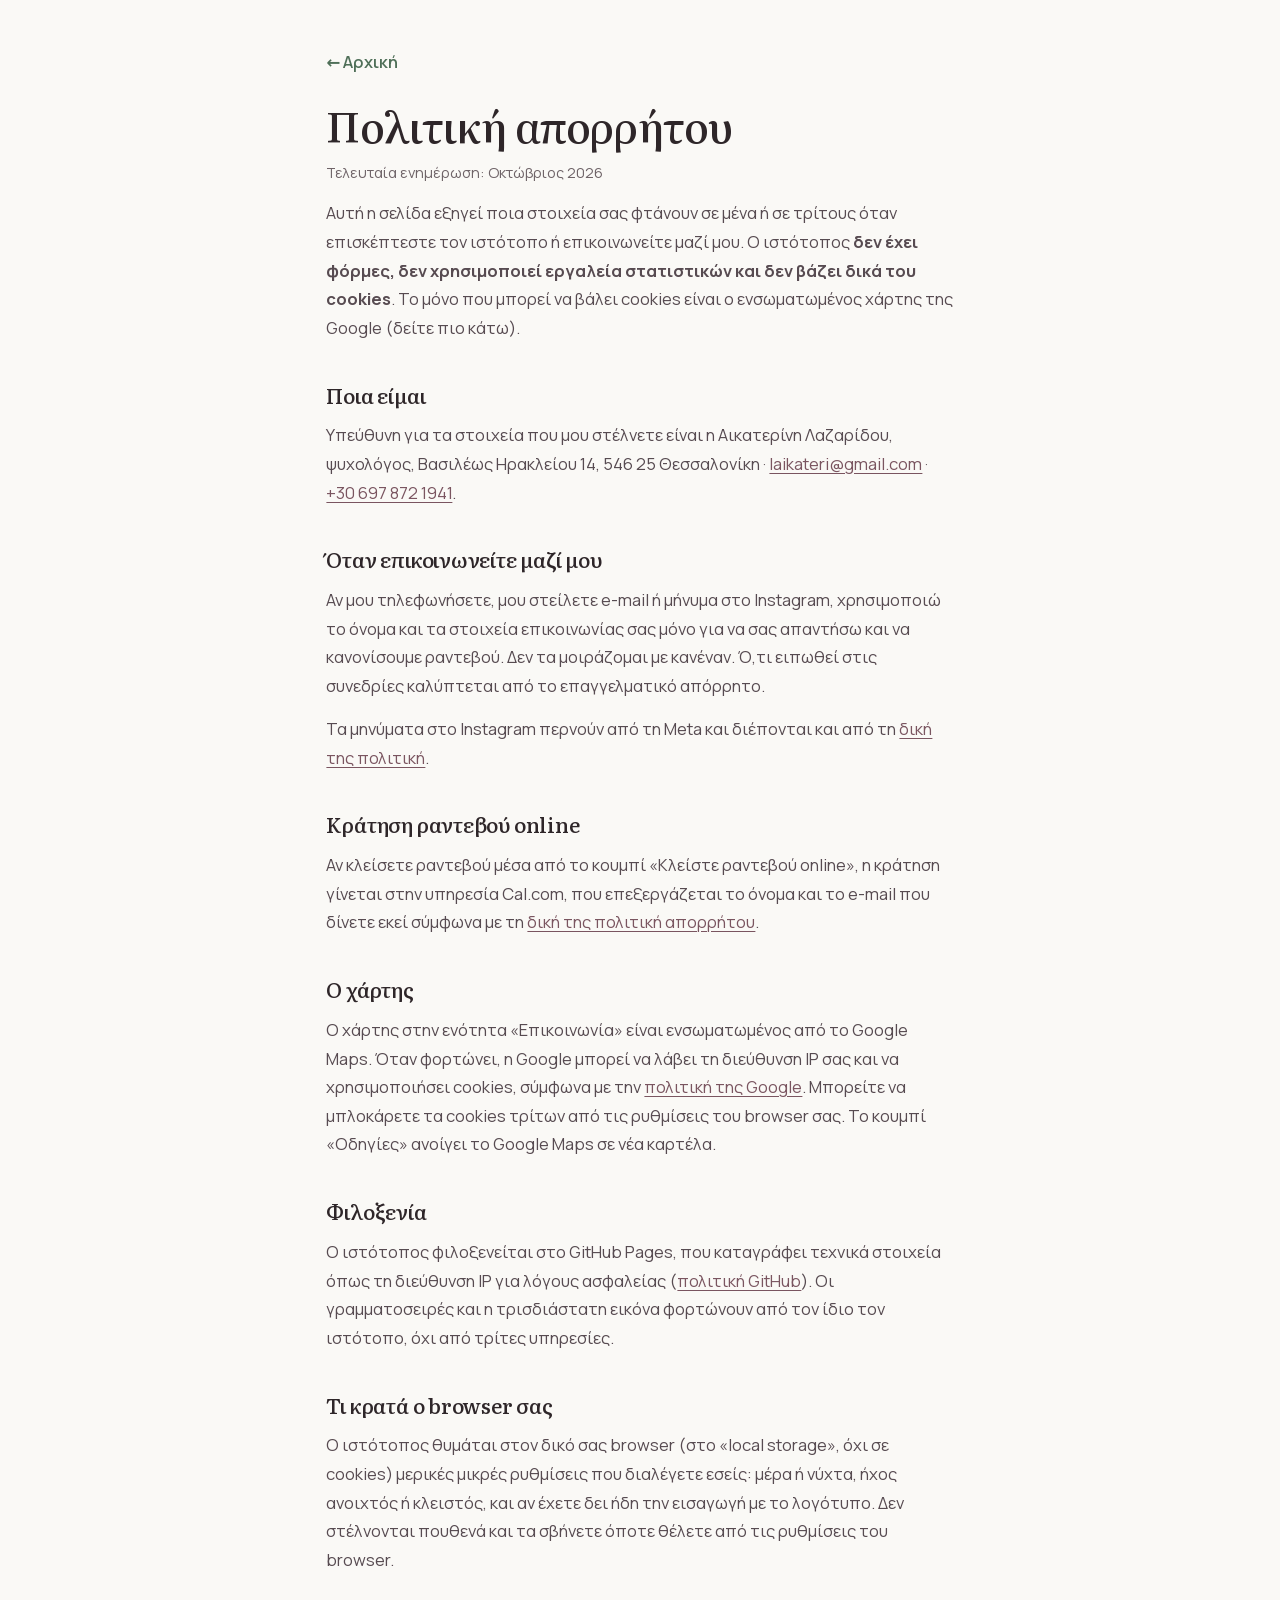
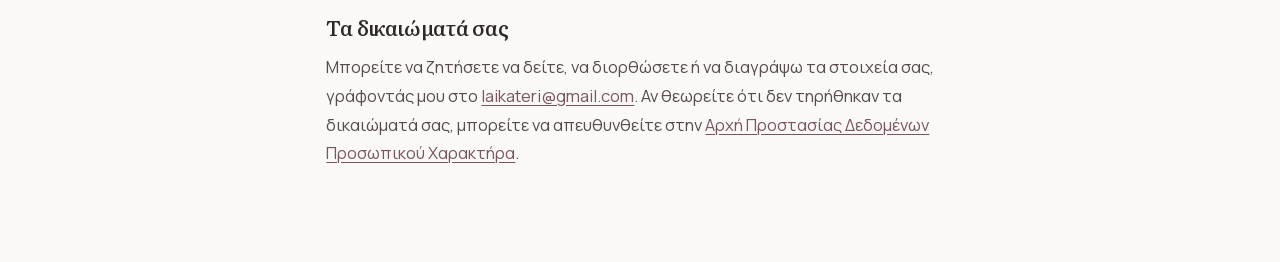
<file: privacy.html>
<!DOCTYPE html>
<html lang="el">
<head>
<meta charset="UTF-8">
<meta name="viewport" content="width=device-width, initial-scale=1.0">
<title>Πολιτική απορρήτου | Αικατερίνη Λαζαρίδου</title>
<meta name="robots" content="noindex">
<link rel="icon" href="./favicon.ico" sizes="32x32">
<link rel="stylesheet" href="./fonts/fonts.css">
<script>
// Ίδια μέρα/νύχτα με την αρχική σελίδα
(function () {
  var t = null;
  try { t = localStorage.getItem('tv-theme'); } catch (e) {}
  document.documentElement.setAttribute('data-theme', t || (matchMedia('(prefers-color-scheme: dark)').matches ? 'dark' : 'light'));
})();
</script>
<style>
:root {
  --paper: #FAF9F6; --ink: #2E2629; --ink-2: #574B51; --ink-3: #6F6468;
  --plum: #7A5560; --sage: #4F6F58; --rule: #E2DAD6;
  color-scheme: light dark;
}
:root[data-theme="dark"] { --paper: #1B1719; --ink: #F2ECEA; --ink-2: #D3C8CC; --ink-3: #A99DA2;
                           --plum: #D4A5B1; --sage: #93B99E; --rule: #3A3235; color-scheme: dark; }
* { box-sizing: border-box; }
body {
  margin: 0; background: var(--paper); color: var(--ink-2);
  font: 400 1.04rem/1.72 'Manrope', -apple-system, 'Segoe UI', system-ui, sans-serif;
  -webkit-font-smoothing: antialiased;
}
main { max-width: 42rem; margin: 0 auto; padding: 3rem 1.4rem 5rem; }
h1, h2 { font-family: 'Literata', Georgia, serif; font-weight: 500; color: var(--ink); letter-spacing: -.01em; }
h1 { font-size: clamp(2rem, 6vw, 2.6rem); line-height: 1.15; margin: 1.6rem 0 .6rem; }
h2 { font-size: 1.3rem; margin: 2.2rem 0 .5rem; }
p, li { margin: 0 0 .9rem; }
a { color: var(--plum); text-underline-offset: .18em; }
.back { font-weight: 600; text-decoration: none; color: var(--sage); }
.back:hover { text-decoration: underline; }
.meta { color: var(--ink-3); font-size: .92rem; }
:focus-visible { outline: 2px solid var(--sage); outline-offset: 3px; border-radius: 3px; }
</style>
</head>
<body>
<main>
  <a class="back" href="./">← Αρχική</a>

  <h1>Πολιτική απορρήτου</h1>
  <p class="meta">Τελευταία ενημέρωση: Οκτώβριος 2026</p>

  <p>Αυτή η σελίδα εξηγεί ποια στοιχεία σας φτάνουν σε μένα ή σε τρίτους όταν
  επισκέπτεστε τον ιστότοπο ή επικοινωνείτε μαζί μου. Ο ιστότοπος <b>δεν έχει φόρμες,
  δεν χρησιμοποιεί εργαλεία στατιστικών και δεν βάζει δικά του cookies</b>. Το μόνο
  που μπορεί να βάλει cookies είναι ο ενσωματωμένος χάρτης της Google (δείτε πιο κάτω).</p>

  <h2>Ποια είμαι</h2>
  <p>Υπεύθυνη για τα στοιχεία που μου στέλνετε είναι η Αικατερίνη Λαζαρίδου, ψυχολόγος,
  Βασιλέως Ηρακλείου 14, 546 25 Θεσσαλονίκη ·
  <a href="mailto:laikateri@gmail.com">laikateri@gmail.com</a> ·
  <a href="tel:+306978721941">+30 697 872 1941</a>.</p>

  <h2>Όταν επικοινωνείτε μαζί μου</h2>
  <p>Αν μου τηλεφωνήσετε, μου στείλετε e-mail ή μήνυμα στο Instagram, χρησιμοποιώ το όνομα
  και τα στοιχεία επικοινωνίας σας μόνο για να σας απαντήσω και να κανονίσουμε ραντεβού.
  Δεν τα μοιράζομαι με κανέναν. Ό,τι ειπωθεί στις συνεδρίες καλύπτεται από το
  επαγγελματικό απόρρητο.</p>
  <p>Τα μηνύματα στο Instagram περνούν από τη Meta και διέπονται και από τη
  <a href="https://privacycenter.instagram.com/policy" target="_blank" rel="noopener">δική της πολιτική</a>.</p>

  <h2>Κράτηση ραντεβού online</h2>
  <p>Αν κλείσετε ραντεβού μέσα από το κουμπί «Κλείστε ραντεβού online», η κράτηση γίνεται
  στην υπηρεσία Cal.com, που επεξεργάζεται το όνομα και το e-mail που δίνετε εκεί
  σύμφωνα με τη <a href="https://cal.com/privacy" target="_blank" rel="noopener">δική της πολιτική απορρήτου</a>.</p>

  <h2>Ο χάρτης</h2>
  <p>Ο χάρτης στην ενότητα «Επικοινωνία» είναι ενσωματωμένος από το Google Maps. Όταν
  φορτώνει, η Google μπορεί να λάβει τη διεύθυνση IP σας και να χρησιμοποιήσει cookies,
  σύμφωνα με την
  <a href="https://policies.google.com/privacy" target="_blank" rel="noopener">πολιτική της Google</a>.
  Μπορείτε να μπλοκάρετε τα cookies τρίτων από τις ρυθμίσεις του browser σας. Το κουμπί
  «Οδηγίες» ανοίγει το Google Maps σε νέα καρτέλα.</p>

  <h2>Φιλοξενία</h2>
  <p>Ο ιστότοπος φιλοξενείται στο GitHub Pages, που καταγράφει τεχνικά στοιχεία όπως τη
  διεύθυνση IP για λόγους ασφαλείας
  (<a href="https://docs.github.com/site-policy/privacy-policies/github-general-privacy-statement" target="_blank" rel="noopener">πολιτική GitHub</a>).
  Οι γραμματοσειρές και η τρισδιάστατη εικόνα φορτώνουν από τον ίδιο τον ιστότοπο, όχι από
  τρίτες υπηρεσίες.</p>

  <h2>Τι κρατά ο browser σας</h2>
  <p>Ο ιστότοπος θυμάται στον δικό σας browser (στο «local storage», όχι σε cookies) μερικές
  μικρές ρυθμίσεις που διαλέγετε εσείς: μέρα ή νύχτα, ήχος ανοιχτός ή κλειστός, και αν
  έχετε δει ήδη την εισαγωγή με το λογότυπο. Δεν
  στέλνονται πουθενά και τα σβήνετε όποτε θέλετε από τις ρυθμίσεις του browser.</p>

  <h2>Τα δικαιώματά σας</h2>
  <p>Μπορείτε να ζητήσετε να δείτε, να διορθώσετε ή να διαγράψω τα στοιχεία σας, γράφοντάς
  μου στο <a href="mailto:laikateri@gmail.com">laikateri@gmail.com</a>. Αν θεωρείτε ότι
  δεν τηρήθηκαν τα δικαιώματά σας, μπορείτε να απευθυνθείτε στην
  <a href="https://www.dpa.gr" target="_blank" rel="noopener">Αρχή Προστασίας Δεδομένων Προσωπικού Χαρακτήρα</a>.</p>
</main>
</body>
</html>
</file>
<file: fonts/fonts.css>
/* Literata και Manrope (SIL Open Font License), μόνο ελληνικά και λατινικά, από το ίδιο το site */
/* Literata italic greek */
@font-face {
  font-family: 'Literata';
  font-style: italic;
  font-weight: 400;
  font-display: swap;
  src: url(./literata-italic-greek.woff2) format('woff2');
  unicode-range: U+0370-0377, U+037A-037F, U+0384-038A, U+038C, U+038E-03A1, U+03A3-03FF;
}
/* Literata italic latin */
@font-face {
  font-family: 'Literata';
  font-style: italic;
  font-weight: 400;
  font-display: swap;
  src: url(./literata-italic-latin.woff2) format('woff2');
  unicode-range: U+0000-00FF, U+0131, U+0152-0153, U+02BB-02BC, U+02C6, U+02DA, U+02DC, U+0304, U+0308, U+0329, U+2000-206F, U+20AC, U+2122, U+2191, U+2193, U+2212, U+2215, U+FEFF, U+FFFD;
}
/* Literata normal greek */
@font-face {
  font-family: 'Literata';
  font-style: normal;
  font-weight: 400 600;
  font-display: swap;
  src: url(./literata-normal-greek.woff2) format('woff2');
  unicode-range: U+0370-0377, U+037A-037F, U+0384-038A, U+038C, U+038E-03A1, U+03A3-03FF;
}
/* Literata normal latin */
@font-face {
  font-family: 'Literata';
  font-style: normal;
  font-weight: 400 600;
  font-display: swap;
  src: url(./literata-normal-latin.woff2) format('woff2');
  unicode-range: U+0000-00FF, U+0131, U+0152-0153, U+02BB-02BC, U+02C6, U+02DA, U+02DC, U+0304, U+0308, U+0329, U+2000-206F, U+20AC, U+2122, U+2191, U+2193, U+2212, U+2215, U+FEFF, U+FFFD;
}
/* Manrope normal greek */
@font-face {
  font-family: 'Manrope';
  font-style: normal;
  font-weight: 400 700;
  font-display: swap;
  src: url(./manrope-normal-greek.woff2) format('woff2');
  unicode-range: U+0370-0377, U+037A-037F, U+0384-038A, U+038C, U+038E-03A1, U+03A3-03FF;
}
/* Manrope normal latin */
@font-face {
  font-family: 'Manrope';
  font-style: normal;
  font-weight: 400 700;
  font-display: swap;
  src: url(./manrope-normal-latin.woff2) format('woff2');
  unicode-range: U+0000-00FF, U+0131, U+0152-0153, U+02BB-02BC, U+02C6, U+02DA, U+02DC, U+0304, U+0308, U+0329, U+2000-206F, U+20AC, U+2122, U+2191, U+2193, U+2212, U+2215, U+FEFF, U+FFFD;
}
</file>
